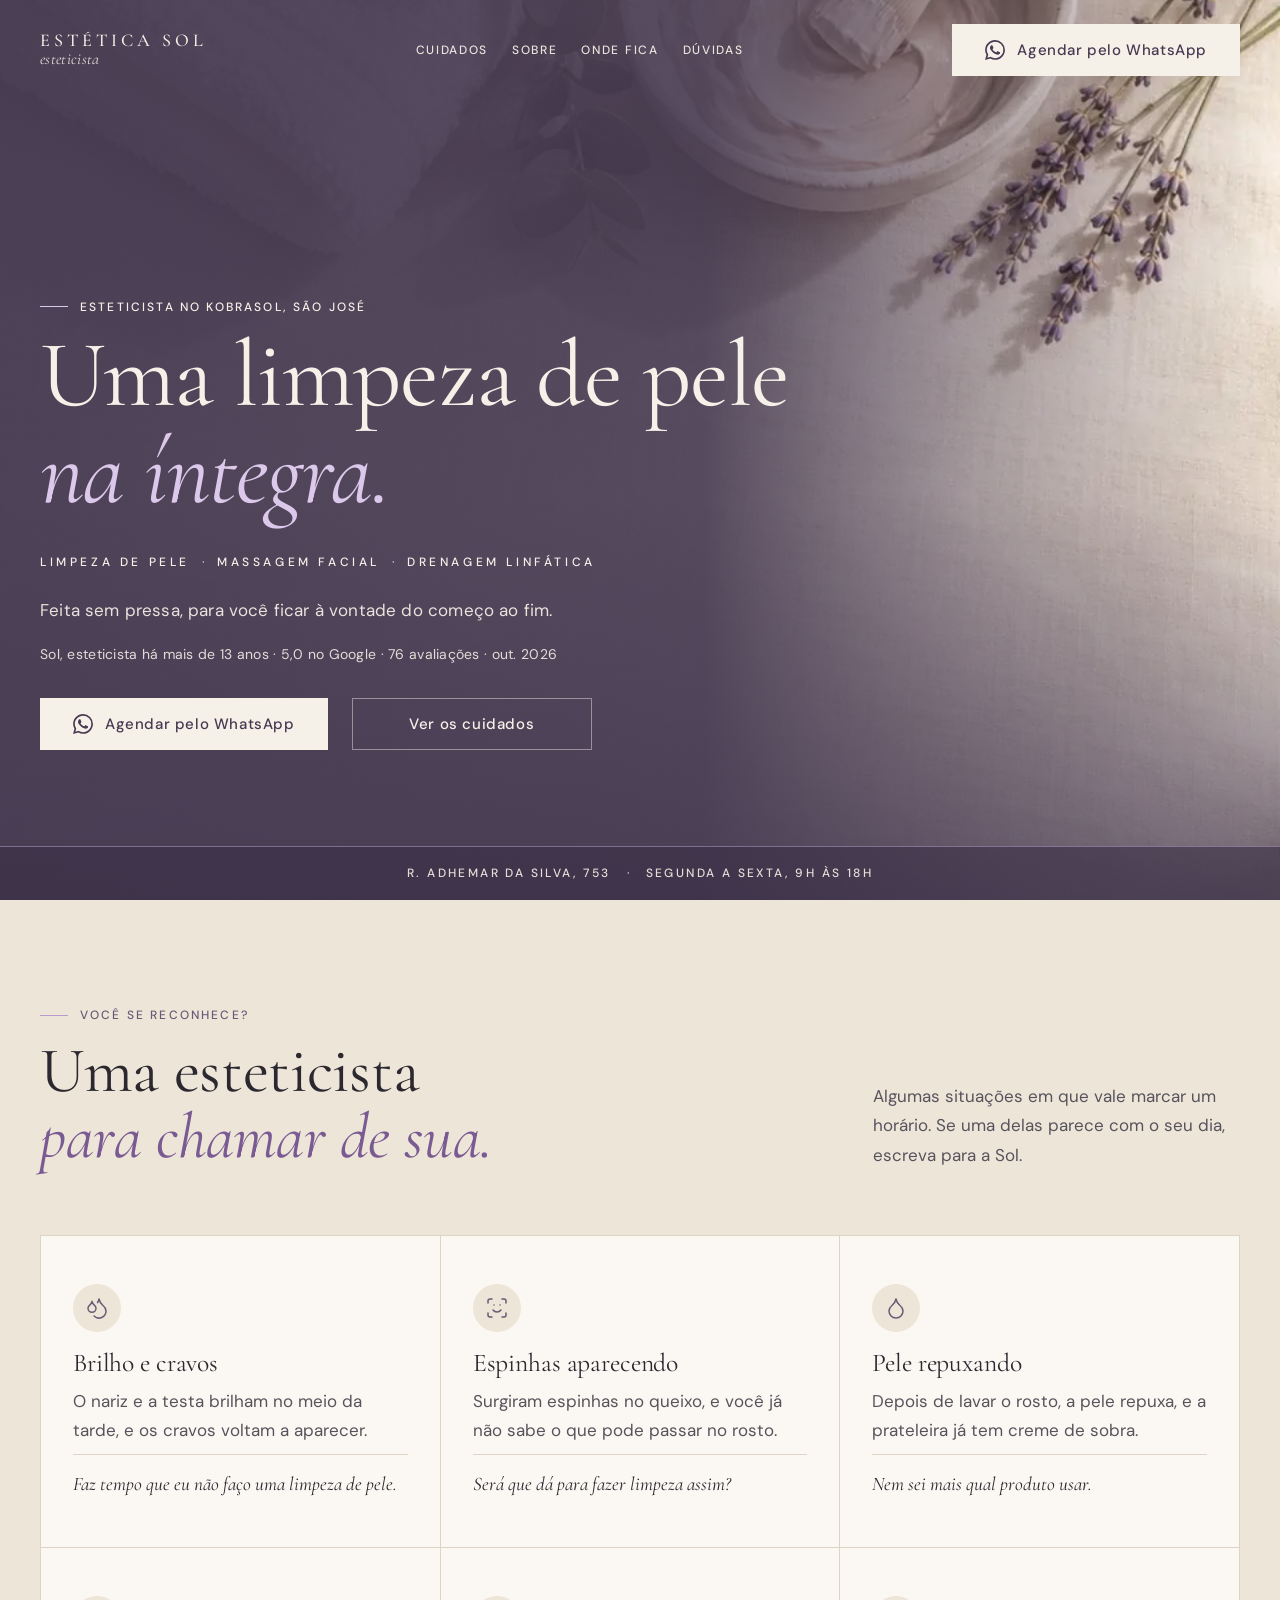
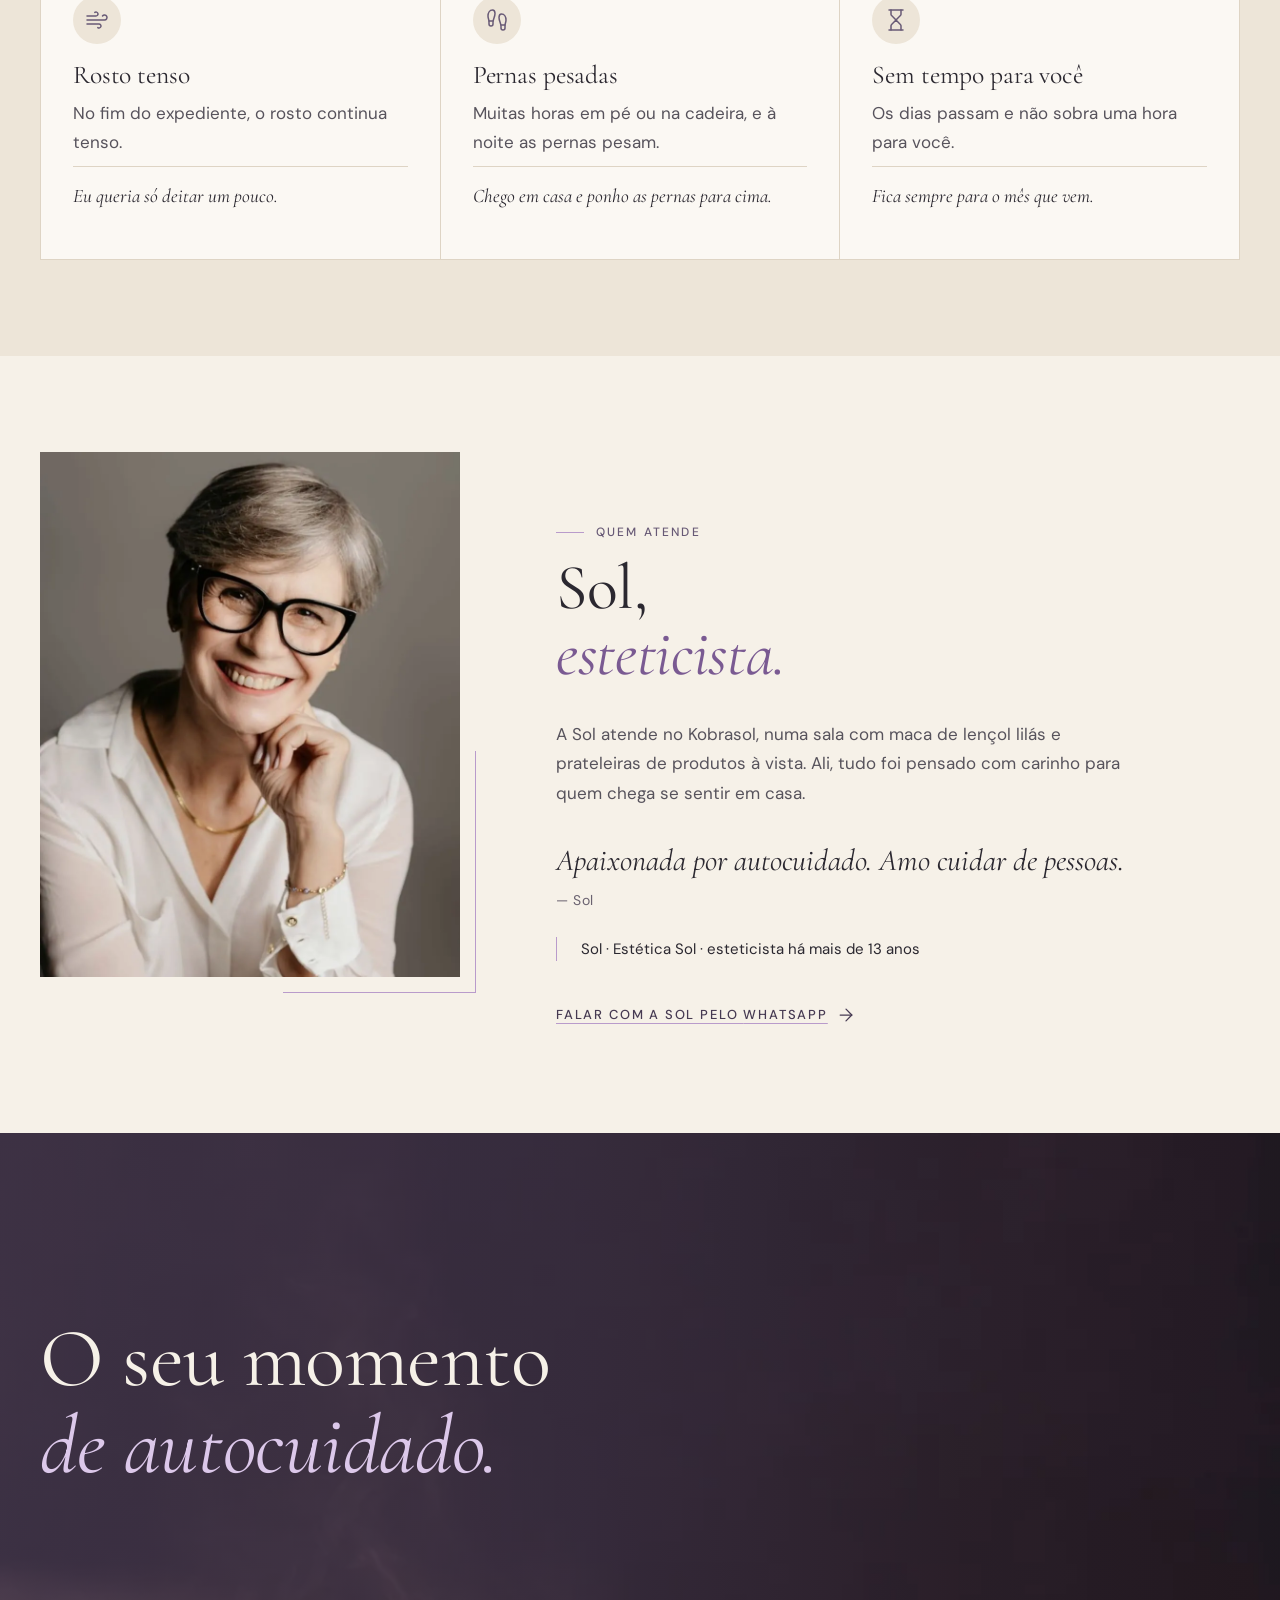
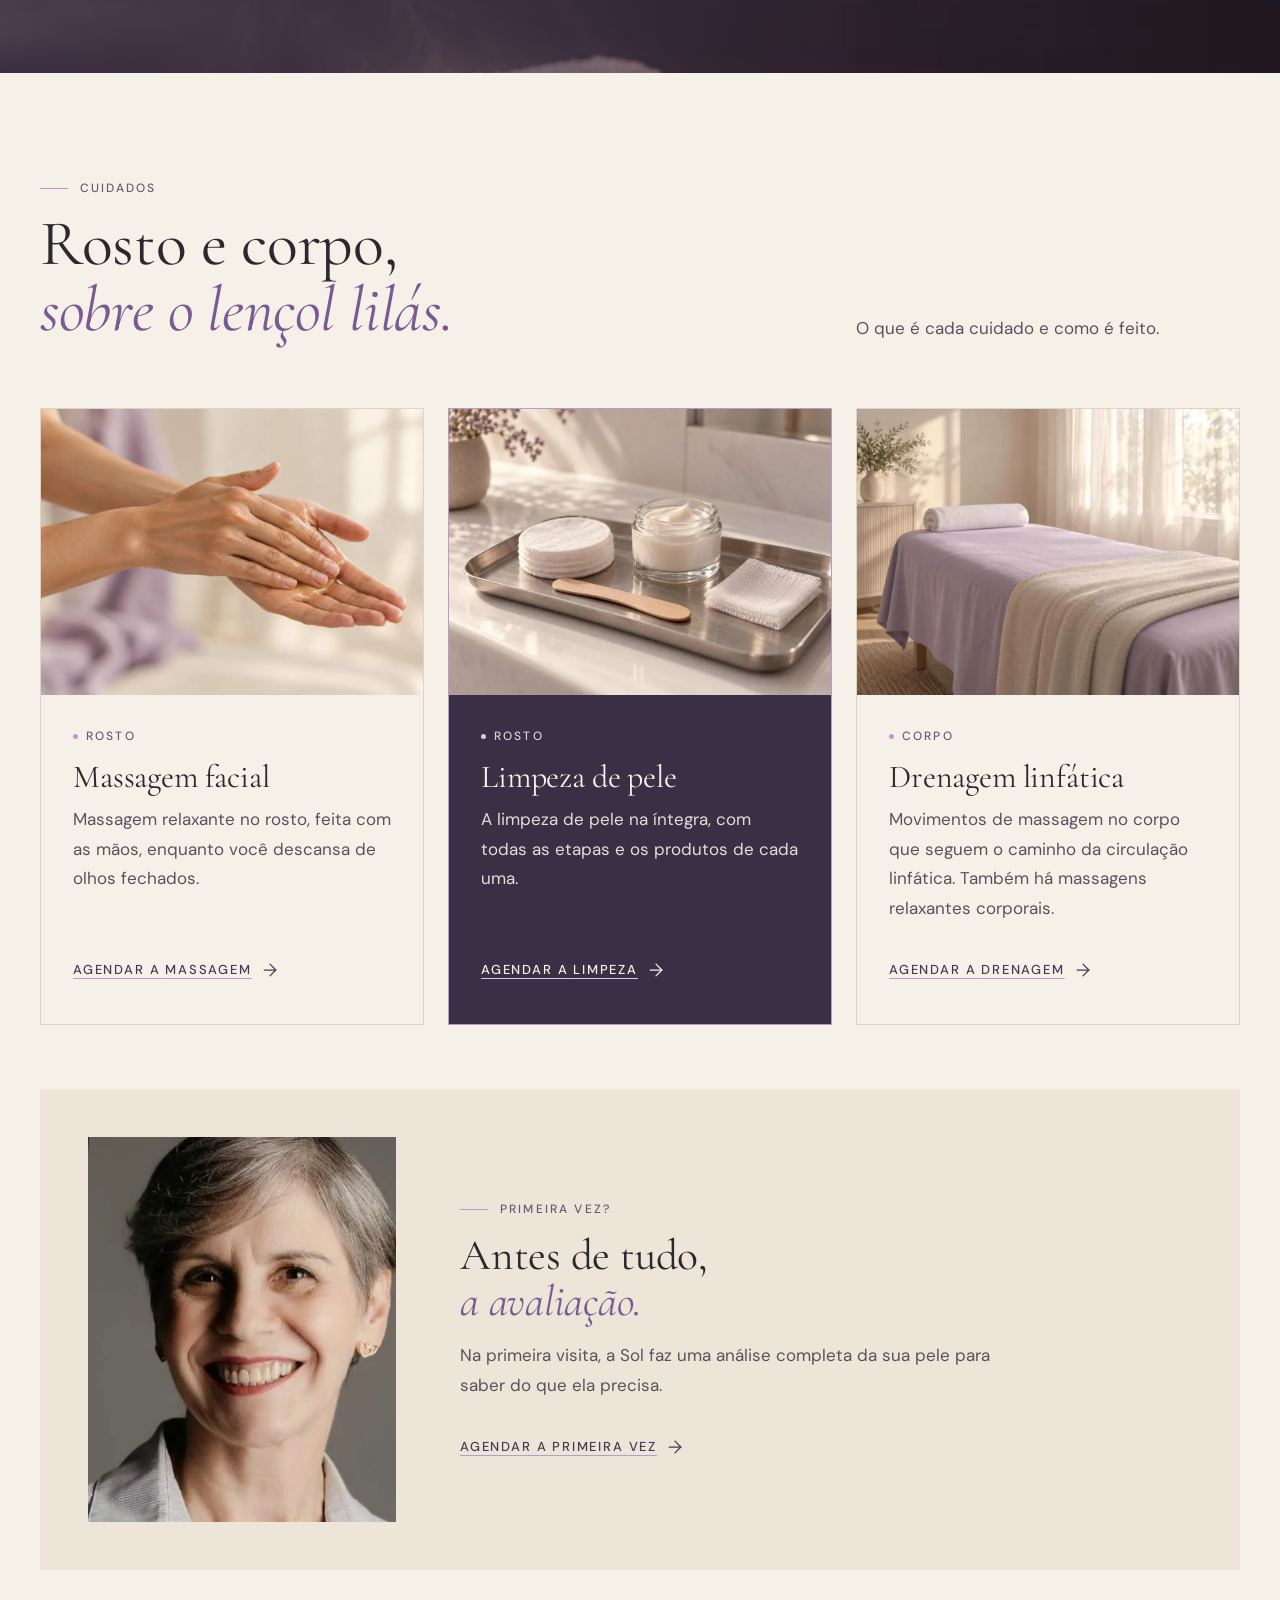
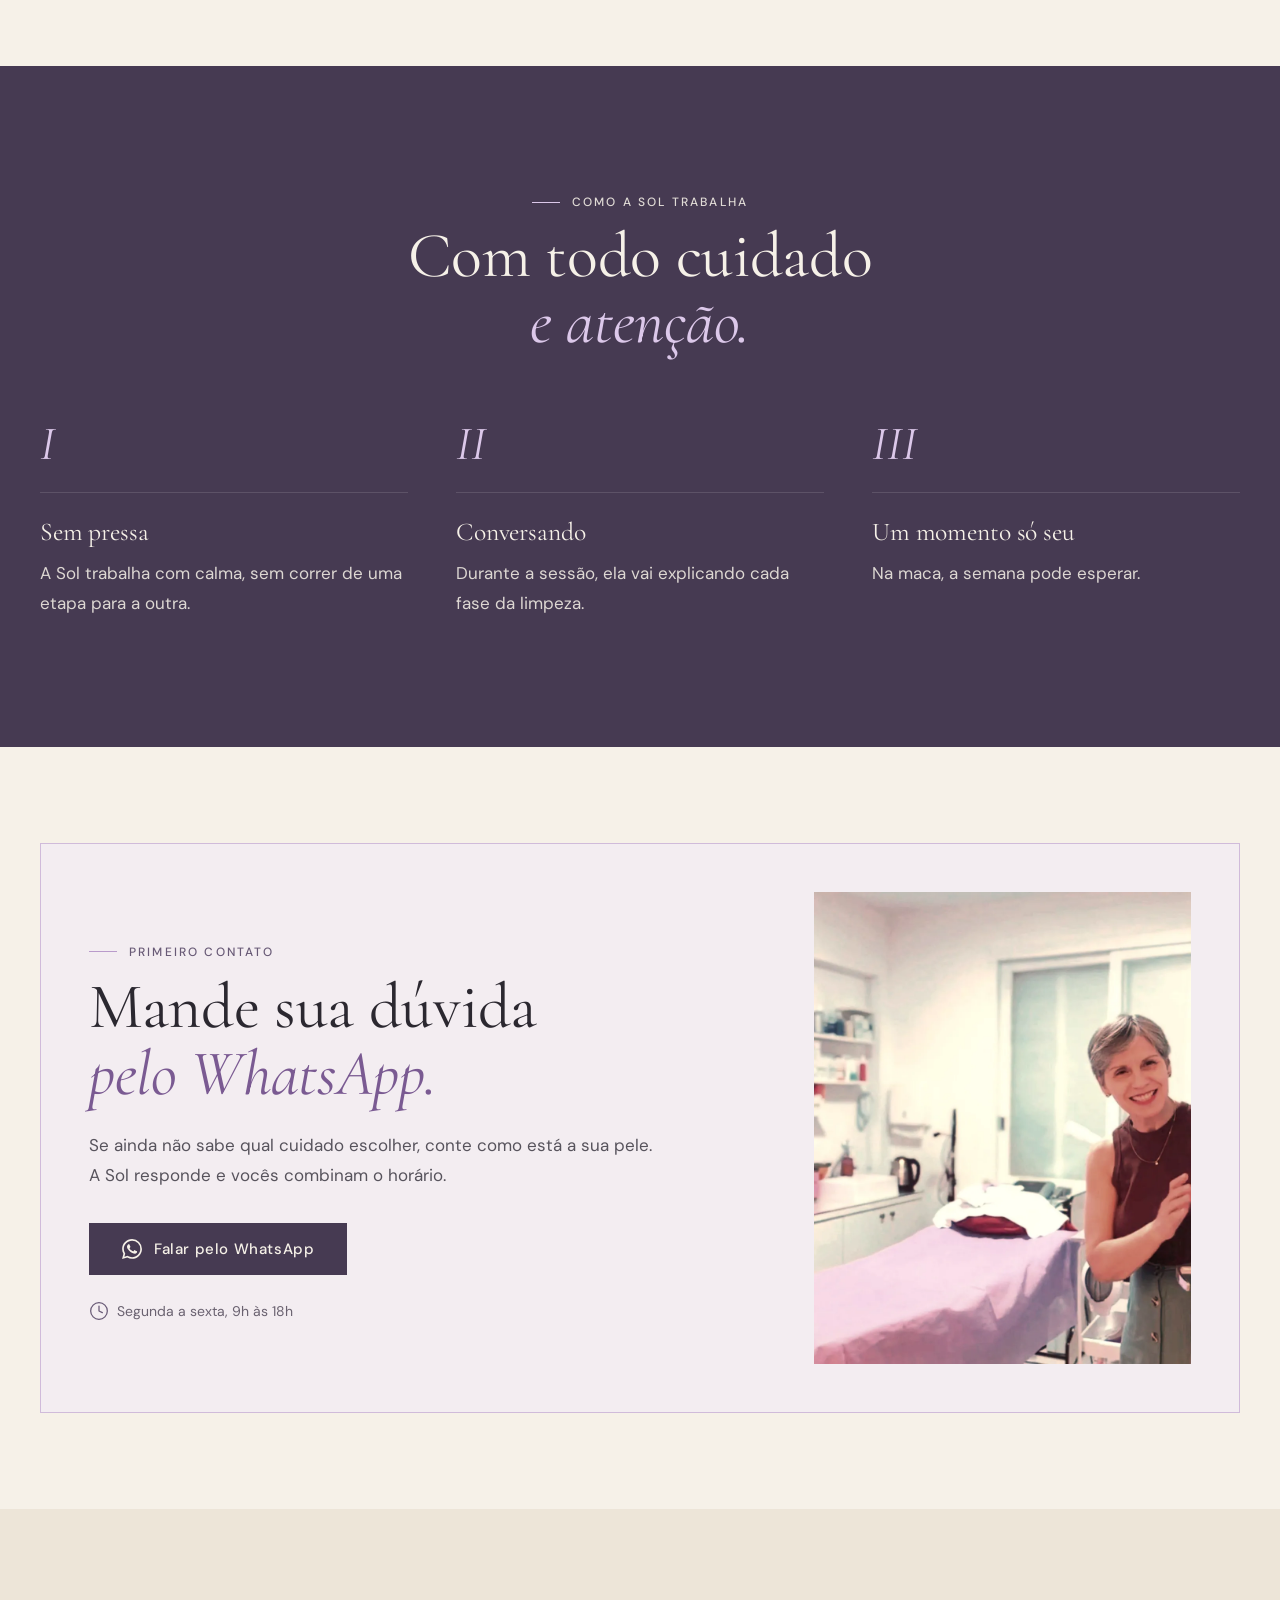
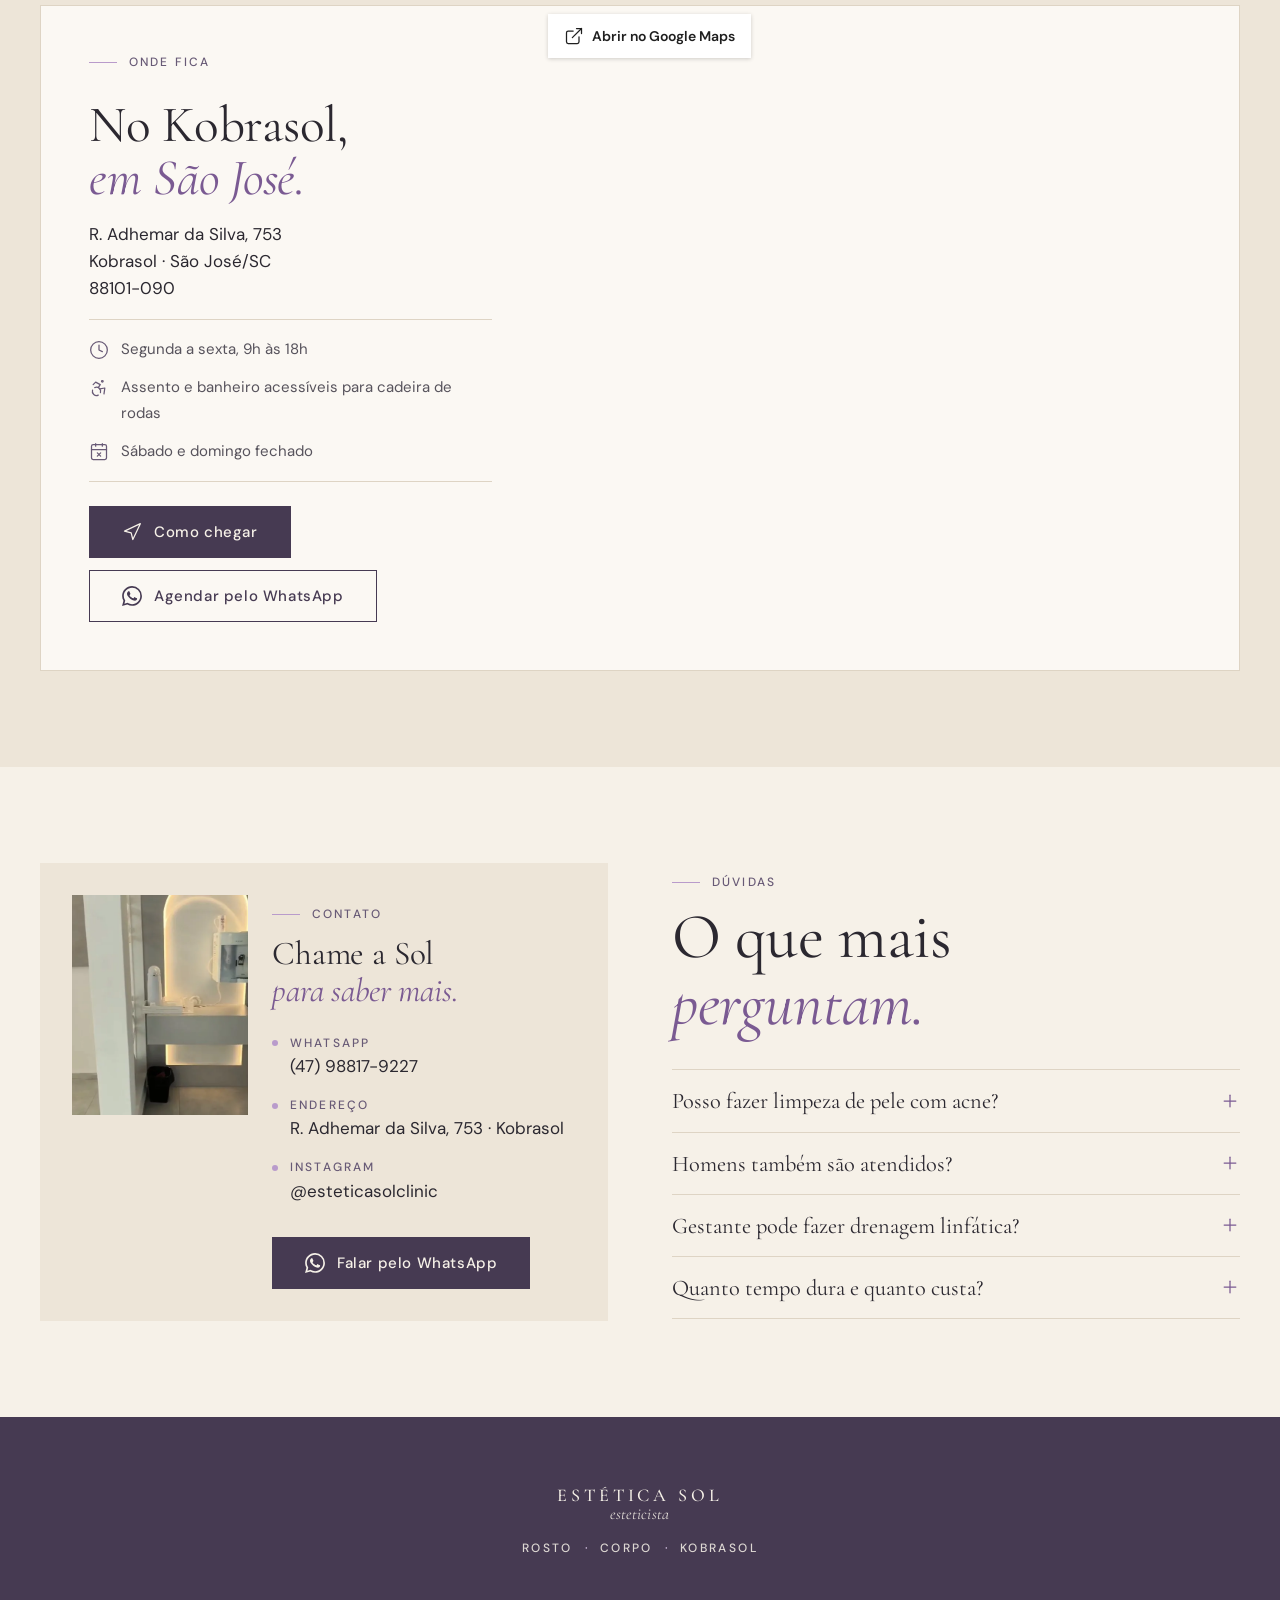
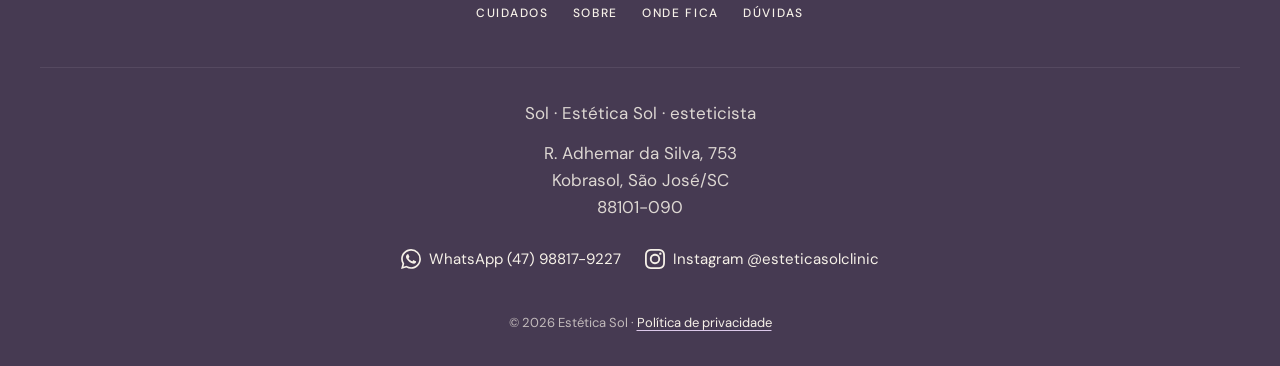
<file: index.html>
<!DOCTYPE html>
<html lang="pt-BR">
<head>
<meta charset="UTF-8">
<meta name="viewport" content="width=device-width, initial-scale=1">
<!-- PRÉ-VENDA: não remover até o Armin fechar a venda -->
<meta name="robots" content="noindex, nofollow">
<title>Estética Sol · Limpeza de pele no Kobrasol, São José</title>
<meta name="description" content="Sol, esteticista há mais de 13 anos. Limpeza de pele, massagem facial e drenagem linfática no Kobrasol, em São José. Agende pelo WhatsApp.">
<meta property="og:title" content="Estética Sol · Limpeza de pele no Kobrasol, São José">
<meta property="og:description" content="Sol, esteticista há mais de 13 anos. Limpeza de pele, massagem facial e drenagem linfática no Kobrasol, em São José. Agende pelo WhatsApp.">
<meta property="og:url" content="https://infomediamethods-sys.github.io/sol-estetica/">
<meta property="og:type" content="website">
<meta property="og:locale" content="pt_BR">
<meta property="og:site_name" content="Estética Sol">
<meta property="og:image" content="https://infomediamethods-sys.github.io/sol-estetica/assets/img/og.jpg">
<meta property="og:image:width" content="1200">
<meta property="og:image:height" content="630">
<meta name="theme-color" content="#463A52">
<link rel="icon" href="data:image/svg+xml,%3Csvg xmlns='http://www.w3.org/2000/svg' viewBox='0 0 64 64'%3E%3Crect width='64' height='64' fill='%23463A52'/%3E%3Ctext x='32' y='44' font-family='Georgia,serif' font-size='34' fill='%23DCC8EA' text-anchor='middle'%3ES%3C/text%3E%3C/svg%3E">
<link rel="preconnect" href="https://fonts.googleapis.com">
<link rel="preconnect" href="https://fonts.gstatic.com" crossorigin>
<link href="https://fonts.googleapis.com/css2?family=Cormorant+Garamond:ital,wght@0,400;0,500;1,400;1,500&amp;family=DM+Sans:opsz,wght@9..40,400;9..40,500&amp;display=swap" rel="stylesheet">
<link rel="preload" as="image" media="(max-width: 899px)" imagesrcset="assets/img/heroi-mobile-480.webp 480w, assets/img/heroi-mobile-960.webp 960w" imagesizes="100vw">
<link rel="stylesheet" href="assets/css/base.css">
<link rel="stylesheet" href="assets/css/style.css">
<script type="application/ld+json">
{
  "@context": "https://schema.org",
  "@graph": [
    {
      "@type": "Person",
      "@id": "https://infomediamethods-sys.github.io/sol-estetica/#sol",
      "name": "Sol",
      "jobTitle": "Esteticista",
      "image": "https://infomediamethods-sys.github.io/sol-estetica/assets/img/sobre-sol.jpg",
      "worksFor": { "@id": "https://infomediamethods-sys.github.io/sol-estetica/#estetica-sol" }
    },
    {
      "@type": "BeautySalon",
      "@id": "https://infomediamethods-sys.github.io/sol-estetica/#estetica-sol",
      "name": "Estética Sol",
      "url": "https://infomediamethods-sys.github.io/sol-estetica/",
      "image": "https://infomediamethods-sys.github.io/sol-estetica/assets/img/og.jpg",
      "telephone": "+55 47 98817-9227",
      "address": {
        "@type": "PostalAddress",
        "streetAddress": "R. Adhemar da Silva, 753",
        "addressLocality": "São José",
        "addressRegion": "SC",
        "postalCode": "88101-090",
        "addressCountry": "BR"
      },
      "geo": { "@type": "GeoCoordinates", "latitude": -27.5946626, "longitude": -48.6131756 },
      "openingHours": "Mo-Fr 09:00-18:00",
      "hasMap": "https://www.google.com/maps/place/Est%C3%A9tica+Sol+-+Limpeza+de+Pele/data=!4m7!3m6!1s0x952737a04e003d7f:0x1d2df5064ab28f12!8m2!3d-27.5946626!4d-48.6131756!16s%2Fg%2F11vc1xf4nh!19sChIJfz0ATqA3J5UREo-ySgb1LR0",
      "sameAs": ["https://www.instagram.com/esteticasolclinic/", "https://www.google.com/maps/place/Est%C3%A9tica+Sol+-+Limpeza+de+Pele/data=!4m7!3m6!1s0x952737a04e003d7f:0x1d2df5064ab28f12!8m2!3d-27.5946626!4d-48.6131756!16s%2Fg%2F11vc1xf4nh!19sChIJfz0ATqA3J5UREo-ySgb1LR0"]
    }
  ]
}
</script>
</head>
<body>
<a class="pular-conteudo" href="#conteudo">Pular para o conteúdo</a>
<header class="cabecalho" data-header>
  <div class="container cabecalho__inner">
    <a class="marca" href="#inicio" aria-label="Estética Sol, esteticista: início">
      <span class="marca__nome">Estética Sol</span>
      <span class="marca__sub">esteticista</span>
    </a>
    <nav class="nav" aria-label="Seções">
      <a href="#cuidados">Cuidados</a>
      <a href="#sobre">Sobre</a>
      <a href="#onde-fica">Onde fica</a>
      <a href="#duvidas">Dúvidas</a>
    </nav>
    <a class="botao" href="https://wa.me/5547988179227?text=Ol%C3%A1%2C%20Sol%21%20Vi%20o%20seu%20site%20e%20gostaria%20de%20agendar%20um%20hor%C3%A1rio." target="_blank" rel="noopener"><svg class="icone icone--marca" width="24" height="24" fill="currentColor" aria-hidden="true" focusable="false" role="img" viewBox="0 0 24 24" xmlns="http://www.w3.org/2000/svg"><path d="M17.472 14.382c-.297-.149-1.758-.867-2.03-.967-.273-.099-.471-.148-.67.15-.197.297-.767.966-.94 1.164-.173.199-.347.223-.644.075-.297-.15-1.255-.463-2.39-1.475-.883-.788-1.48-1.761-1.653-2.059-.173-.297-.018-.458.13-.606.134-.133.298-.347.446-.52.149-.174.198-.298.298-.497.099-.198.05-.371-.025-.52-.075-.149-.669-1.612-.916-2.207-.242-.579-.487-.5-.669-.51-.173-.008-.371-.01-.57-.01-.198 0-.52.074-.792.372-.272.297-1.04 1.016-1.04 2.479 0 1.462 1.065 2.875 1.213 3.074.149.198 2.096 3.2 5.077 4.487.709.306 1.262.489 1.694.625.712.227 1.36.195 1.871.118.571-.085 1.758-.719 2.006-1.413.248-.694.248-1.289.173-1.413-.074-.124-.272-.198-.57-.347m-5.421 7.403h-.004a9.87 9.87 0 01-5.031-1.378l-.361-.214-3.741.982.998-3.648-.235-.374a9.86 9.86 0 01-1.51-5.26c.001-5.45 4.436-9.884 9.888-9.884 2.64 0 5.122 1.03 6.988 2.898a9.825 9.825 0 012.893 6.994c-.003 5.45-4.437 9.884-9.885 9.884m8.413-18.297A11.815 11.815 0 0012.05 0C5.495 0 .16 5.335.157 11.892c0 2.096.547 4.142 1.588 5.945L.057 24l6.305-1.654a11.882 11.882 0 005.683 1.448h.005c6.554 0 11.89-5.335 11.893-11.893a11.821 11.821 0 00-3.48-8.413Z"/></svg><span class="cta-curto">WhatsApp</span><span class="cta-longo">Agendar pelo WhatsApp</span></a>
  </div>
</header>

<main id="conteudo">

  <!-- 1. Herói -->
  <section class="heroi escuro" id="inicio" data-heroi>
    <div class="heroi__fundo">
      <picture>
  <source type="image/webp" media="(max-width: 899px)" srcset="assets/img/heroi-mobile-480.webp 480w, assets/img/heroi-mobile-960.webp 960w" sizes="100vw">
  <source type="image/webp" srcset="assets/img/heroi-mobile-960.webp 960w" sizes="100vw">
  <img src="assets/img/heroi-mobile-960.jpg" width="1200" height="1500" alt="Toalha branca dobrada, tigela de argila com pincel e ramos de eucalipto sobre linho" decoding="async" fetchpriority="high">
</picture>
    </div>
    <div class="heroi__veu"></div>
    <div class="container heroi__conteudo">
      <div class="heroi__texto">
        <p class="rotulo heroi__entra" style="--atraso: 0s">Esteticista no Kobrasol, São José</p>
        <h1 class="heroi__entra" style="--atraso: .1s">Uma limpeza de pele <em>na íntegra.</em></h1>
        <ul class="heroi__areas heroi__entra" role="list" style="--atraso: .2s">
          <li>Limpeza de pele</li><li>Massagem facial</li><li>Drenagem linfática</li>
        </ul>
        <p class="heroi__sub heroi__entra" style="--atraso: .3s">Feita sem pressa, para você ficar à vontade do começo ao fim.</p>
        <p class="heroi__registro heroi__entra" style="--atraso: .3s"><span class="nowrap">Sol, esteticista</span> há mais de 13 anos<span class="sep-largo"> · </span><span class="bloco-estreito nowrap">5,0 no Google · 76 avaliações · out. 2026</span></p>
        <div class="heroi__acoes heroi__entra" style="--atraso: .4s">
          <a class="botao botao--claro" href="https://wa.me/5547988179227?text=Ol%C3%A1%2C%20Sol%21%20Vi%20o%20seu%20site%20e%20gostaria%20de%20agendar%20um%20hor%C3%A1rio." target="_blank" rel="noopener"><svg class="icone icone--marca" width="24" height="24" fill="currentColor" aria-hidden="true" focusable="false" role="img" viewBox="0 0 24 24" xmlns="http://www.w3.org/2000/svg"><path d="M17.472 14.382c-.297-.149-1.758-.867-2.03-.967-.273-.099-.471-.148-.67.15-.197.297-.767.966-.94 1.164-.173.199-.347.223-.644.075-.297-.15-1.255-.463-2.39-1.475-.883-.788-1.48-1.761-1.653-2.059-.173-.297-.018-.458.13-.606.134-.133.298-.347.446-.52.149-.174.198-.298.298-.497.099-.198.05-.371-.025-.52-.075-.149-.669-1.612-.916-2.207-.242-.579-.487-.5-.669-.51-.173-.008-.371-.01-.57-.01-.198 0-.52.074-.792.372-.272.297-1.04 1.016-1.04 2.479 0 1.462 1.065 2.875 1.213 3.074.149.198 2.096 3.2 5.077 4.487.709.306 1.262.489 1.694.625.712.227 1.36.195 1.871.118.571-.085 1.758-.719 2.006-1.413.248-.694.248-1.289.173-1.413-.074-.124-.272-.198-.57-.347m-5.421 7.403h-.004a9.87 9.87 0 01-5.031-1.378l-.361-.214-3.741.982.998-3.648-.235-.374a9.86 9.86 0 01-1.51-5.26c.001-5.45 4.436-9.884 9.888-9.884 2.64 0 5.122 1.03 6.988 2.898a9.825 9.825 0 012.893 6.994c-.003 5.45-4.437 9.884-9.885 9.884m8.413-18.297A11.815 11.815 0 0012.05 0C5.495 0 .16 5.335.157 11.892c0 2.096.547 4.142 1.588 5.945L.057 24l6.305-1.654a11.882 11.882 0 005.683 1.448h.005c6.554 0 11.89-5.335 11.893-11.893a11.821 11.821 0 00-3.48-8.413Z"/></svg>Agendar pelo WhatsApp</a>
          <a class="botao botao--contorno-claro" href="#cuidados">Ver os cuidados</a>
        </div>
      </div>
    </div>
    <div class="heroi__faixa">
      <ul class="container" role="list">
        <li>R. Adhemar da Silva, 753</li><li>Segunda a sexta, 9h às 18h</li>
      </ul>
    </div>
  </section>

  <!-- 2. Você se reconhece -->
  <section class="secao situacoes" id="situacoes" aria-labelledby="situacoes-titulo">
    <div class="container">
      <div class="cabeca cabeca--tres r">
        <div class="cabeca__titulo">
          <p class="rotulo">Você se reconhece?</p>
          <h2 id="situacoes-titulo">Uma esteticista <em>para chamar de sua.</em></h2>
        </div>
        <p class="cabeca__apoio">Algumas situações em que vale marcar um horário. Se uma delas parece com o seu dia, escreva para a Sol.</p>
      </div>
      <ul class="grade-situacoes" role="list">
        <li class="situacao"><div class="situacao__entra r">
          <span class="icone-circulo"><svg aria-hidden="true" focusable="false" class="icone icone--droplets" xmlns="http://www.w3.org/2000/svg" width="24" height="24" viewBox="0 0 24 24" fill="none" stroke="currentColor" stroke-width="1.5" stroke-linecap="round" stroke-linejoin="round" ><path d="M7 16.3c2.2 0 4-1.83 4-4.05 0-1.16-.57-2.26-1.71-3.19S7.29 6.75 7 5.3c-.29 1.45-1.14 2.84-2.29 3.76S3 11.1 3 12.25c0 2.22 1.8 4.05 4 4.05z" /><path d="M12.56 6.6A10.97 10.97 0 0 0 14 3.02c.5 2.5 2 4.9 4 6.5s3 3.5 3 5.5a6.98 6.98 0 0 1-11.91 4.97" /></svg></span>
          <h3>Brilho e cravos</h3>
          <p>O nariz e a testa brilham no meio da tarde, e os cravos voltam a aparecer.</p>
          <span></span>
          <p class="situacao__fala">Faz tempo que eu não faço uma limpeza de pele.</p>
        </div></li>
        <li class="situacao"><div class="situacao__entra r">
          <span class="icone-circulo"><svg aria-hidden="true" focusable="false" class="icone icone--scan-face" xmlns="http://www.w3.org/2000/svg" width="24" height="24" viewBox="0 0 24 24" fill="none" stroke="currentColor" stroke-width="1.5" stroke-linecap="round" stroke-linejoin="round" ><path d="M3 7V5a2 2 0 0 1 2-2h2" /><path d="M17 3h2a2 2 0 0 1 2 2v2" /><path d="M21 17v2a2 2 0 0 1-2 2h-2" /><path d="M7 21H5a2 2 0 0 1-2-2v-2" /><path d="M8 14s1.5 2 4 2 4-2 4-2" /><path d="M9 9h.01" /><path d="M15 9h.01" /></svg></span>
          <h3>Espinhas aparecendo</h3>
          <p>Surgiram espinhas no queixo, e você já não sabe o que pode passar no rosto.</p>
          <span></span>
          <p class="situacao__fala">Será que dá para fazer limpeza assim?</p>
        </div></li>
        <li class="situacao"><div class="situacao__entra r">
          <span class="icone-circulo"><svg aria-hidden="true" focusable="false" class="icone icone--droplet" xmlns="http://www.w3.org/2000/svg" width="24" height="24" viewBox="0 0 24 24" fill="none" stroke="currentColor" stroke-width="1.5" stroke-linecap="round" stroke-linejoin="round" ><path d="M12 22a7 7 0 0 0 7-7c0-2-1-3.9-3-5.5s-3.5-4-4-6.5c-.5 2.5-2 4.9-4 6.5C6 11.1 5 13 5 15a7 7 0 0 0 7 7z" /></svg></span>
          <h3>Pele repuxando</h3>
          <p>Depois de lavar o rosto, a pele repuxa, e a prateleira já tem creme de sobra.</p>
          <span></span>
          <p class="situacao__fala">Nem sei mais qual produto usar.</p>
        </div></li>
        <li class="situacao"><div class="situacao__entra r">
          <span class="icone-circulo"><svg aria-hidden="true" focusable="false" class="icone icone--wind" xmlns="http://www.w3.org/2000/svg" width="24" height="24" viewBox="0 0 24 24" fill="none" stroke="currentColor" stroke-width="1.5" stroke-linecap="round" stroke-linejoin="round" ><path d="M12.8 19.6A2 2 0 1 0 14 16H2" /><path d="M17.5 8a2.5 2.5 0 1 1 2 4H2" /><path d="M9.8 4.4A2 2 0 1 1 11 8H2" /></svg></span>
          <h3>Rosto tenso</h3>
          <p>No fim do expediente, o rosto continua tenso.</p>
          <span></span>
          <p class="situacao__fala">Eu queria só deitar um pouco.</p>
        </div></li>
        <li class="situacao"><div class="situacao__entra r">
          <span class="icone-circulo"><svg aria-hidden="true" focusable="false" class="icone icone--footprints" xmlns="http://www.w3.org/2000/svg" width="24" height="24" viewBox="0 0 24 24" fill="none" stroke="currentColor" stroke-width="1.5" stroke-linecap="round" stroke-linejoin="round" ><path d="M4 16v-2.38C4 11.5 2.97 10.5 3 8c.03-2.72 1.49-6 4.5-6C9.37 2 10 3.8 10 5.5c0 3.11-2 5.66-2 8.68V16a2 2 0 1 1-4 0Z" /><path d="M20 20v-2.38c0-2.12 1.03-3.12 1-5.62-.03-2.72-1.49-6-4.5-6C14.63 6 14 7.8 14 9.5c0 3.11 2 5.66 2 8.68V20a2 2 0 1 0 4 0Z" /><path d="M16 17h4" /><path d="M4 13h4" /></svg></span>
          <h3>Pernas pesadas</h3>
          <p>Muitas horas em pé ou na cadeira, e à noite as pernas pesam.</p>
          <span></span>
          <p class="situacao__fala">Chego em casa e ponho as pernas para cima.</p>
        </div></li>
        <li class="situacao"><div class="situacao__entra r">
          <span class="icone-circulo"><svg aria-hidden="true" focusable="false" class="icone icone--hourglass" xmlns="http://www.w3.org/2000/svg" width="24" height="24" viewBox="0 0 24 24" fill="none" stroke="currentColor" stroke-width="1.5" stroke-linecap="round" stroke-linejoin="round" ><path d="M5 22h14" /><path d="M5 2h14" /><path d="M17 22v-4.172a2 2 0 0 0-.586-1.414L12 12l-4.414 4.414A2 2 0 0 0 7 17.828V22" /><path d="M7 2v4.172a2 2 0 0 0 .586 1.414L12 12l4.414-4.414A2 2 0 0 0 17 6.172V2" /></svg></span>
          <h3>Sem tempo para você</h3>
          <p>Os dias passam e não sobra uma hora para você.</p>
          <span></span>
          <p class="situacao__fala">Fica sempre para o mês que vem.</p>
        </div></li>
      </ul>
    </div>
  </section>

  <!-- 3. Sobre -->
  <section class="secao sobre" id="sobre" aria-labelledby="sobre-titulo">
    <div class="container sobre__grade">
      <div class="sobre__foto r">
        <div class="midia">
          <picture>
  <source type="image/webp" media="(max-width: 899px)" srcset="assets/img/sobre-sol-480.webp 480w, assets/img/sobre-sol-960.webp 960w" sizes="100vw">
  <source type="image/webp" srcset="assets/img/sobre-sol-960.webp 960w" sizes="50vw">
  <img src="assets/img/sobre-sol-960.jpg" width="882" height="1102" alt="Sol, esteticista da Estética Sol, sorrindo, de blusa branca e óculos" decoding="async">
</picture>
        </div>
      </div>
      <div class="sobre__texto r">
        <p class="rotulo">Quem atende</p>
        <h2 id="sobre-titulo">Sol, <em>esteticista.</em></h2>
        <p>A Sol atende no Kobrasol, numa sala com maca de lençol lilás e prateleiras de produtos à vista. Ali, tudo foi pensado com carinho para quem chega se sentir em casa.</p>
        <figure class="citacao">
          <blockquote><p>Apaixonada por autocuidado. Amo cuidar de pessoas.</p></blockquote>
          <figcaption>— Sol</figcaption>
        </figure>
        <p class="identificacao">Sol · Estética Sol<span class="sep-largo"> · </span><span class="bloco-estreito">esteticista há mais de 13 anos</span></p>
        <div class="sobre__acao"><a class="link" href="https://wa.me/5547988179227?text=Ol%C3%A1%2C%20Sol%21%20Vi%20o%20seu%20site%20e%20queria%20tirar%20uma%20d%C3%BAvida%20antes%20de%20agendar." target="_blank" rel="noopener"><span>Falar com a Sol pelo <span class="nowrap">WhatsApp</span></span><svg aria-hidden="true" focusable="false" class="icone icone--arrow-right" xmlns="http://www.w3.org/2000/svg" width="24" height="24" viewBox="0 0 24 24" fill="none" stroke="currentColor" stroke-width="1.5" stroke-linecap="round" stroke-linejoin="round" ><path d="M5 12h14" /><path d="m12 5 7 7-7 7" /></svg></a></div>
      </div>
    </div>
  </section>

  <!-- 4. Frase grande -->
  <section class="frase escuro" aria-label="O seu momento de autocuidado">
    <div class="frase__fundo">
      <picture>
  <source type="image/webp" media="(max-width: 899px)" srcset="assets/img/frase-vapor-mobile-480.webp 480w, assets/img/frase-vapor-mobile-960.webp 960w" sizes="100vw">
  <source type="image/webp" srcset="assets/img/frase-vapor-mobile-960.webp 960w" sizes="50vw">
  <img src="assets/img/frase-vapor-mobile-960.jpg" width="1200" height="1500" alt="Toalha quente enrolada numa bandeja, com vapor" decoding="async">
</picture>
    </div>
    <div class="frase__veu"></div>
    <div class="container frase__texto">
      <h2 class="r">O seu momento <em>de autocuidado.</em></h2>
    </div>
  </section>

  <!-- 5. Cuidados -->
  <section class="secao cuidados" id="cuidados" aria-labelledby="cuidados-titulo">
    <div class="container">
      <div class="cabeca cabeca--tres cabeca--cuidados r">
        <div class="cabeca__titulo">
          <p class="rotulo">Cuidados</p>
          <h2 id="cuidados-titulo">Rosto e corpo, <em>sobre o lençol lilás.</em></h2>
        </div>
        <p class="cabeca__apoio">O que é cada cuidado e como é feito.</p>
      </div>
      <ul class="cuidados__lista" role="list">
        <li class="cuidado" data-cuidado><div class="cuidado__entra r">
          <div class="cuidado__midia">
            <picture>
  <source type="image/webp" media="(max-width: 899px)" srcset="assets/img/cuidado-massagem-480.webp 480w, assets/img/cuidado-massagem-960.webp 960w" sizes="100vw">
  <source type="image/webp" srcset="assets/img/cuidado-massagem-960.webp 960w" sizes="50vw">
  <img src="assets/img/cuidado-massagem-960.jpg" width="1200" height="900" alt="Mãos espalhando óleo antes de uma massagem" decoding="async" loading="lazy">
</picture>
          </div>
          <div class="cuidado__corpo-card">
            <span class="cuidado__etiqueta">Rosto</span>
            <button class="cuidado__abrir" type="button" aria-expanded="false" aria-controls="cuidado-1" aria-label="Ver detalhes: Massagem facial"><svg aria-hidden="true" focusable="false" class="icone icone--plus" xmlns="http://www.w3.org/2000/svg" width="24" height="24" viewBox="0 0 24 24" fill="none" stroke="currentColor" stroke-width="1.5" stroke-linecap="round" stroke-linejoin="round" ><path d="M5 12h14" /><path d="M12 5v14" /></svg></button>
            <h3>Massagem facial</h3>
            <div class="cuidado__corpo" id="cuidado-1">
              <p>Massagem relaxante no rosto, feita com as mãos, enquanto você descansa de olhos fechados.</p>
              <div class="cuidado__acao"><a class="link" href="https://wa.me/5547988179227?text=Ol%C3%A1%2C%20Sol%21%20Vi%20o%20seu%20site%20e%20gostaria%20de%20agendar%20uma%20massagem%20facial." target="_blank" rel="noopener"><span>Agendar a <span class="nowrap">massagem</span></span><svg aria-hidden="true" focusable="false" class="icone icone--arrow-right" xmlns="http://www.w3.org/2000/svg" width="24" height="24" viewBox="0 0 24 24" fill="none" stroke="currentColor" stroke-width="1.5" stroke-linecap="round" stroke-linejoin="round" ><path d="M5 12h14" /><path d="m12 5 7 7-7 7" /></svg></a></div>
            </div>
          </div>
        </div></li>
        <li class="cuidado cuidado--destaque escuro" data-cuidado><div class="cuidado__entra r">
          <div class="cuidado__midia">
            <picture>
  <source type="image/webp" media="(max-width: 899px)" srcset="assets/img/cuidado-limpeza-480.webp 480w, assets/img/cuidado-limpeza-960.webp 960w" sizes="100vw">
  <source type="image/webp" srcset="assets/img/cuidado-limpeza-960.webp 960w" sizes="50vw">
  <img src="assets/img/cuidado-limpeza-960.jpg" width="1200" height="900" alt="Discos de algodão, pote de creme e espátula numa bandeja" decoding="async" loading="lazy">
</picture>
          </div>
          <div class="cuidado__corpo-card">
            <span class="cuidado__etiqueta">Rosto</span>
            <button class="cuidado__abrir" type="button" aria-expanded="false" aria-controls="cuidado-2" aria-label="Ver detalhes: Limpeza de pele"><svg aria-hidden="true" focusable="false" class="icone icone--plus" xmlns="http://www.w3.org/2000/svg" width="24" height="24" viewBox="0 0 24 24" fill="none" stroke="currentColor" stroke-width="1.5" stroke-linecap="round" stroke-linejoin="round" ><path d="M5 12h14" /><path d="M12 5v14" /></svg></button>
            <h3>Limpeza de pele</h3>
            <div class="cuidado__corpo" id="cuidado-2">
              <p>A limpeza de pele na íntegra, com todas as etapas e os produtos de cada uma.</p>
              <div class="cuidado__acao"><a class="link" href="https://wa.me/5547988179227?text=Ol%C3%A1%2C%20Sol%21%20Vi%20o%20seu%20site%20e%20gostaria%20de%20agendar%20uma%20limpeza%20de%20pele." target="_blank" rel="noopener"><span>Agendar a <span class="nowrap">limpeza</span></span><svg aria-hidden="true" focusable="false" class="icone icone--arrow-right" xmlns="http://www.w3.org/2000/svg" width="24" height="24" viewBox="0 0 24 24" fill="none" stroke="currentColor" stroke-width="1.5" stroke-linecap="round" stroke-linejoin="round" ><path d="M5 12h14" /><path d="m12 5 7 7-7 7" /></svg></a></div>
            </div>
          </div>
        </div></li>
        <li class="cuidado" data-cuidado><div class="cuidado__entra r">
          <div class="cuidado__midia">
            <picture>
  <source type="image/webp" media="(max-width: 899px)" srcset="assets/img/cuidado-drenagem-480.webp 480w, assets/img/cuidado-drenagem-960.webp 960w" sizes="100vw">
  <source type="image/webp" srcset="assets/img/cuidado-drenagem-960.webp 960w" sizes="50vw">
  <img src="assets/img/cuidado-drenagem-960.jpg" width="1200" height="900" alt="Maca vazia com toalha enrolada na cabeceira" decoding="async" loading="lazy">
</picture>
          </div>
          <div class="cuidado__corpo-card">
            <span class="cuidado__etiqueta">Corpo</span>
            <button class="cuidado__abrir" type="button" aria-expanded="false" aria-controls="cuidado-3" aria-label="Ver detalhes: Drenagem linfática"><svg aria-hidden="true" focusable="false" class="icone icone--plus" xmlns="http://www.w3.org/2000/svg" width="24" height="24" viewBox="0 0 24 24" fill="none" stroke="currentColor" stroke-width="1.5" stroke-linecap="round" stroke-linejoin="round" ><path d="M5 12h14" /><path d="M12 5v14" /></svg></button>
            <h3>Drenagem linfática</h3>
            <div class="cuidado__corpo" id="cuidado-3">
              <p>Movimentos de massagem no corpo que seguem o caminho da circulação linfática. Também há massagens relaxantes corporais.</p>
              <div class="cuidado__acao"><a class="link" href="https://wa.me/5547988179227?text=Ol%C3%A1%2C%20Sol%21%20Vi%20o%20seu%20site%20e%20gostaria%20de%20agendar%20uma%20drenagem%20linf%C3%A1tica." target="_blank" rel="noopener"><span>Agendar a <span class="nowrap">drenagem</span></span><svg aria-hidden="true" focusable="false" class="icone icone--arrow-right" xmlns="http://www.w3.org/2000/svg" width="24" height="24" viewBox="0 0 24 24" fill="none" stroke="currentColor" stroke-width="1.5" stroke-linecap="round" stroke-linejoin="round" ><path d="M5 12h14" /><path d="m12 5 7 7-7 7" /></svg></a></div>
            </div>
          </div>
        </div></li>
      </ul>
      <div class="banda r">
        <div class="banda__foto">
          <div class="midia">
            <picture>
  <source type="image/webp" media="(max-width: 899px)" srcset="assets/img/primeira-vez-sol-480.webp 480w, assets/img/primeira-vez-sol-960.webp 960w" sizes="100vw">
  <source type="image/webp" srcset="assets/img/primeira-vez-sol-960.webp 960w" sizes="50vw">
  <img src="assets/img/primeira-vez-sol-960.jpg" width="462" height="578" alt="Sol, esteticista, sorrindo" decoding="async" loading="lazy">
</picture>
          </div>
        </div>
        <div class="banda__texto">
          <p class="rotulo">Primeira vez?</p>
          <h3>Antes de tudo, <em>a avaliação.</em></h3>
          <p>Na primeira visita, a Sol faz uma análise completa da sua pele para saber do que ela precisa.</p>
          <div class="banda__acao"><a class="link" href="https://wa.me/5547988179227?text=Ol%C3%A1%2C%20Sol%21%20Vi%20o%20seu%20site.%20%C3%89%20a%20minha%20primeira%20vez%20e%20gostaria%20de%20agendar%20uma%20avalia%C3%A7%C3%A3o%20da%20pele." target="_blank" rel="noopener"><span>Agendar a primeira <span class="nowrap">vez</span></span><svg aria-hidden="true" focusable="false" class="icone icone--arrow-right" xmlns="http://www.w3.org/2000/svg" width="24" height="24" viewBox="0 0 24 24" fill="none" stroke="currentColor" stroke-width="1.5" stroke-linecap="round" stroke-linejoin="round" ><path d="M5 12h14" /><path d="m12 5 7 7-7 7" /></svg></a></div>
        </div>
      </div>
    </div>
  </section>

  <!-- 6. Princípios -->
  <section class="secao principios escuro" id="principios" aria-labelledby="principios-titulo">
    <div class="container">
      <div class="principios__cabeca r">
        <p class="rotulo">Como a Sol trabalha</p>
        <h2 id="principios-titulo">Com todo cuidado <em>e atenção.</em></h2>
      </div>
      <ol class="principios__lista" role="list">
        <li class="principio r">
          <span class="principio__num" aria-hidden="true">I</span>
          <span class="principio__fio"></span>
          <h3>Sem pressa</h3>
          <p>A Sol trabalha com calma, sem correr de uma etapa para a outra.</p>
        </li>
        <li class="principio r">
          <span class="principio__num" aria-hidden="true">II</span>
          <span class="principio__fio"></span>
          <h3>Conversando</h3>
          <p>Durante a sessão, ela vai explicando cada fase da limpeza.</p>
        </li>
        <li class="principio r">
          <span class="principio__num" aria-hidden="true">III</span>
          <span class="principio__fio"></span>
          <h3>Um momento só seu</h3>
          <p>Na maca, a semana pode esperar.</p>
        </li>
      </ol>
    </div>
  </section>

  <!-- 7. Convite -->
  <section class="secao convite-secao" id="conversa" aria-labelledby="convite-titulo">
    <div class="container">
      <div class="convite r">
        <div class="convite__texto">
          <p class="rotulo">Primeiro contato</p>
          <h2 id="convite-titulo">Mande sua dúvida <em>pelo WhatsApp.</em></h2>
          <p>Se ainda não sabe qual cuidado escolher, conte como está a sua pele. A&nbsp;Sol responde e vocês combinam o&nbsp;horário.</p>
          <div class="convite__acao">
            <a class="botao botao--primario" href="https://wa.me/5547988179227?text=Ol%C3%A1%2C%20Sol%21%20Vi%20o%20seu%20site%20e%20queria%20tirar%20uma%20d%C3%BAvida%20antes%20de%20agendar." target="_blank" rel="noopener"><svg class="icone icone--marca" width="24" height="24" fill="currentColor" aria-hidden="true" focusable="false" role="img" viewBox="0 0 24 24" xmlns="http://www.w3.org/2000/svg"><path d="M17.472 14.382c-.297-.149-1.758-.867-2.03-.967-.273-.099-.471-.148-.67.15-.197.297-.767.966-.94 1.164-.173.199-.347.223-.644.075-.297-.15-1.255-.463-2.39-1.475-.883-.788-1.48-1.761-1.653-2.059-.173-.297-.018-.458.13-.606.134-.133.298-.347.446-.52.149-.174.198-.298.298-.497.099-.198.05-.371-.025-.52-.075-.149-.669-1.612-.916-2.207-.242-.579-.487-.5-.669-.51-.173-.008-.371-.01-.57-.01-.198 0-.52.074-.792.372-.272.297-1.04 1.016-1.04 2.479 0 1.462 1.065 2.875 1.213 3.074.149.198 2.096 3.2 5.077 4.487.709.306 1.262.489 1.694.625.712.227 1.36.195 1.871.118.571-.085 1.758-.719 2.006-1.413.248-.694.248-1.289.173-1.413-.074-.124-.272-.198-.57-.347m-5.421 7.403h-.004a9.87 9.87 0 01-5.031-1.378l-.361-.214-3.741.982.998-3.648-.235-.374a9.86 9.86 0 01-1.51-5.26c.001-5.45 4.436-9.884 9.888-9.884 2.64 0 5.122 1.03 6.988 2.898a9.825 9.825 0 012.893 6.994c-.003 5.45-4.437 9.884-9.885 9.884m8.413-18.297A11.815 11.815 0 0012.05 0C5.495 0 .16 5.335.157 11.892c0 2.096.547 4.142 1.588 5.945L.057 24l6.305-1.654a11.882 11.882 0 005.683 1.448h.005c6.554 0 11.89-5.335 11.893-11.893a11.821 11.821 0 00-3.48-8.413Z"/></svg>Falar pelo WhatsApp</a>
          </div>
          <p class="convite__nota"><svg aria-hidden="true" focusable="false" class="icone icone--clock" xmlns="http://www.w3.org/2000/svg" width="24" height="24" viewBox="0 0 24 24" fill="none" stroke="currentColor" stroke-width="1.5" stroke-linecap="round" stroke-linejoin="round" ><circle cx="12" cy="12" r="10" /><path d="M12 6v6l4 2" /></svg><span>Segunda a sexta, 9h às 18h</span></p>
        </div>
        <div class="convite__foto">
          <div class="midia">
            <picture>
  <source type="image/webp" media="(max-width: 899px)" srcset="assets/img/convite-sala-480.webp 480w, assets/img/convite-sala-960.webp 960w" sizes="100vw">
  <source type="image/webp" srcset="assets/img/convite-sala-960.webp 960w" sizes="50vw">
  <img src="assets/img/convite-sala-960.jpg" width="1200" height="1500" alt="Sol na porta da sala de atendimento da Estética Sol, com a maca de lençol lilás" decoding="async" loading="lazy">
</picture>
          </div>
        </div>
      </div>
    </div>
  </section>

  <!-- 8. Onde fica -->
  <section class="secao local" id="onde-fica" data-mapa>
    <div class="container local__grade">
      <div class="local__cartao r">
        <p class="rotulo">Onde fica</p>
        <h2 class="local__titulo">No Kobrasol, <em>em São José.</em></h2>
        <address class="local__endereco">
          R. Adhemar da Silva, 753<br>
          Kobrasol · São José/SC<br>
          88101-090
        </address>
        <ul class="local__fatos" role="list">
          <li><svg aria-hidden="true" focusable="false" class="icone icone--clock" xmlns="http://www.w3.org/2000/svg" width="24" height="24" viewBox="0 0 24 24" fill="none" stroke="currentColor" stroke-width="1.5" stroke-linecap="round" stroke-linejoin="round" ><circle cx="12" cy="12" r="10" /><path d="M12 6v6l4 2" /></svg> Segunda a sexta, 9h às 18h</li>
          <li><svg aria-hidden="true" focusable="false" class="icone icone--accessibility" xmlns="http://www.w3.org/2000/svg" width="24" height="24" viewBox="0 0 24 24" fill="none" stroke="currentColor" stroke-width="1.5" stroke-linecap="round" stroke-linejoin="round" ><circle cx="16" cy="4" r="1" /><path d="m18 19 1-7-6 1" /><path d="m5 8 3-3 5.5 3-2.36 3.5" /><path d="M4.24 14.5a5 5 0 0 0 6.88 6" /><path d="M13.76 17.5a5 5 0 0 0-6.88-6" /></svg> Assento e banheiro acessíveis para cadeira de rodas</li>
          <li><svg aria-hidden="true" focusable="false" class="icone icone--calendar-x" xmlns="http://www.w3.org/2000/svg" width="24" height="24" viewBox="0 0 24 24" fill="none" stroke="currentColor" stroke-width="1.5" stroke-linecap="round" stroke-linejoin="round" ><path d="M8 2v3" /><path d="M16 2v3" /><rect x="3" y="3" width="18" height="18" rx="2" /><path d="M3 9h18" /><path d="m14 13-4 4" /><path d="m10 13 4 4" /></svg> Sábado e domingo fechado</li>
        </ul>
        <div class="local__acoes">
          <a class="botao botao--primario" href="https://www.google.com/maps/dir/?api=1&amp;destination=R.%20Adhemar%20da%20Silva%2C%20753%20-%20Kobrasol%2C%20S%C3%A3o%20Jos%C3%A9%20-%20SC%2C%2088101-090" target="_blank" rel="noopener"><svg aria-hidden="true" focusable="false" class="icone icone--navigation" xmlns="http://www.w3.org/2000/svg" width="24" height="24" viewBox="0 0 24 24" fill="none" stroke="currentColor" stroke-width="1.5" stroke-linecap="round" stroke-linejoin="round" ><polygon points="3 11 22 2 13 21 11 13 3 11" /></svg> Como chegar</a>
          <a class="botao botao--contorno local__so-computador" href="https://wa.me/5547988179227?text=Ol%C3%A1%2C%20Sol%21%20Vi%20o%20seu%20site%20e%20gostaria%20de%20agendar%20um%20hor%C3%A1rio." target="_blank" rel="noopener"><svg class="icone icone--marca" width="24" height="24" fill="currentColor" aria-hidden="true" focusable="false" role="img" viewBox="0 0 24 24" xmlns="http://www.w3.org/2000/svg"><path d="M17.472 14.382c-.297-.149-1.758-.867-2.03-.967-.273-.099-.471-.148-.67.15-.197.297-.767.966-.94 1.164-.173.199-.347.223-.644.075-.297-.15-1.255-.463-2.39-1.475-.883-.788-1.48-1.761-1.653-2.059-.173-.297-.018-.458.13-.606.134-.133.298-.347.446-.52.149-.174.198-.298.298-.497.099-.198.05-.371-.025-.52-.075-.149-.669-1.612-.916-2.207-.242-.579-.487-.5-.669-.51-.173-.008-.371-.01-.57-.01-.198 0-.52.074-.792.372-.272.297-1.04 1.016-1.04 2.479 0 1.462 1.065 2.875 1.213 3.074.149.198 2.096 3.2 5.077 4.487.709.306 1.262.489 1.694.625.712.227 1.36.195 1.871.118.571-.085 1.758-.719 2.006-1.413.248-.694.248-1.289.173-1.413-.074-.124-.272-.198-.57-.347m-5.421 7.403h-.004a9.87 9.87 0 01-5.031-1.378l-.361-.214-3.741.982.998-3.648-.235-.374a9.86 9.86 0 01-1.51-5.26c.001-5.45 4.436-9.884 9.888-9.884 2.64 0 5.122 1.03 6.988 2.898a9.825 9.825 0 012.893 6.994c-.003 5.45-4.437 9.884-9.885 9.884m8.413-18.297A11.815 11.815 0 0012.05 0C5.495 0 .16 5.335.157 11.892c0 2.096.547 4.142 1.588 5.945L.057 24l6.305-1.654a11.882 11.882 0 005.683 1.448h.005c6.554 0 11.89-5.335 11.893-11.893a11.821 11.821 0 00-3.48-8.413Z"/></svg> Agendar pelo WhatsApp</a>
        </div>
      </div>
      <a class="local__mapa" href="https://www.google.com/maps/place/Est%C3%A9tica+Sol+-+Limpeza+de+Pele/data=!4m7!3m6!1s0x952737a04e003d7f:0x1d2df5064ab28f12!8m2!3d-27.5946626!4d-48.6131756!16s%2Fg%2F11vc1xf4nh!19sChIJfz0ATqA3J5UREo-ySgb1LR0" target="_blank" rel="noopener" aria-label="Abrir Estética Sol no Google Maps">
        <iframe src="https://www.google.com/maps?q=R.%20Adhemar%20da%20Silva%2C%20753%20-%20Kobrasol%2C%20S%C3%A3o%20Jos%C3%A9%20-%20SC%2C%2088101-090&amp;z=16&amp;output=embed"
          title="Mapa: Estética Sol no Kobrasol, São José" loading="lazy" referrerpolicy="no-referrer-when-downgrade"
          tabindex="-1" aria-hidden="true"></iframe>
        <span class="local__selo"><svg aria-hidden="true" focusable="false" class="icone icone--external-link" xmlns="http://www.w3.org/2000/svg" width="24" height="24" viewBox="0 0 24 24" fill="none" stroke="currentColor" stroke-width="1.5" stroke-linecap="round" stroke-linejoin="round" ><path d="M15 3h6v6" /><path d="M10 14 21 3" /><path d="M18 13v6a2 2 0 0 1-2 2H5a2 2 0 0 1-2-2V8a2 2 0 0 1 2-2h6" /></svg> Abrir no Google Maps</span>
      </a>
    </div>
  </section>

  <!-- 9. Dúvidas + contato -->
  <section class="secao duvidas" id="duvidas" aria-labelledby="duvidas-titulo">
    <div class="container duvidas__grade">
      <aside class="contato r" aria-labelledby="contato-titulo">
        <div class="contato__foto">
          <div class="midia">
            <picture>
  <source type="image/webp" media="(max-width: 899px)" srcset="assets/img/contato-espaco-480.webp 480w, assets/img/contato-espaco-960.webp 960w" sizes="100vw">
  <source type="image/webp" srcset="assets/img/contato-espaco-960.webp 960w" sizes="50vw">
  <img src="assets/img/contato-espaco-960.jpg" width="478" height="597" alt="Nicho em arco iluminado no espaço da Estética Sol" decoding="async" loading="lazy">
</picture>
          </div>
        </div>
        <div class="contato__texto">
          <p class="rotulo">Contato</p>
          <h3 id="contato-titulo">Chame a Sol <em>para saber mais.</em></h3>
          <dl class="contato__lista">
            <div><dt>WhatsApp</dt><dd><a href="https://wa.me/5547988179227?text=Ol%C3%A1%2C%20Sol%21%20Vi%20o%20seu%20site%20e%20gostaria%20de%20agendar%20um%20hor%C3%A1rio." target="_blank" rel="noopener">(47) 98817-9227</a></dd></div>
            <div><dt>Endereço</dt><dd>R. Adhemar da Silva, <span class="nowrap">753&nbsp;·&nbsp;Kobrasol</span></dd></div>
            <div><dt>Instagram</dt><dd><a href="https://www.instagram.com/esteticasolclinic/" target="_blank" rel="noopener">@esteticasolclinic</a></dd></div>
          </dl>
          <div class="contato__acao">
            <a class="botao botao--primario" href="https://wa.me/5547988179227?text=Ol%C3%A1%2C%20Sol%21%20Vi%20o%20seu%20site%20e%20gostaria%20de%20agendar%20um%20hor%C3%A1rio." target="_blank" rel="noopener"><svg class="icone icone--marca" width="24" height="24" fill="currentColor" aria-hidden="true" focusable="false" role="img" viewBox="0 0 24 24" xmlns="http://www.w3.org/2000/svg"><path d="M17.472 14.382c-.297-.149-1.758-.867-2.03-.967-.273-.099-.471-.148-.67.15-.197.297-.767.966-.94 1.164-.173.199-.347.223-.644.075-.297-.15-1.255-.463-2.39-1.475-.883-.788-1.48-1.761-1.653-2.059-.173-.297-.018-.458.13-.606.134-.133.298-.347.446-.52.149-.174.198-.298.298-.497.099-.198.05-.371-.025-.52-.075-.149-.669-1.612-.916-2.207-.242-.579-.487-.5-.669-.51-.173-.008-.371-.01-.57-.01-.198 0-.52.074-.792.372-.272.297-1.04 1.016-1.04 2.479 0 1.462 1.065 2.875 1.213 3.074.149.198 2.096 3.2 5.077 4.487.709.306 1.262.489 1.694.625.712.227 1.36.195 1.871.118.571-.085 1.758-.719 2.006-1.413.248-.694.248-1.289.173-1.413-.074-.124-.272-.198-.57-.347m-5.421 7.403h-.004a9.87 9.87 0 01-5.031-1.378l-.361-.214-3.741.982.998-3.648-.235-.374a9.86 9.86 0 01-1.51-5.26c.001-5.45 4.436-9.884 9.888-9.884 2.64 0 5.122 1.03 6.988 2.898a9.825 9.825 0 012.893 6.994c-.003 5.45-4.437 9.884-9.885 9.884m8.413-18.297A11.815 11.815 0 0012.05 0C5.495 0 .16 5.335.157 11.892c0 2.096.547 4.142 1.588 5.945L.057 24l6.305-1.654a11.882 11.882 0 005.683 1.448h.005c6.554 0 11.89-5.335 11.893-11.893a11.821 11.821 0 00-3.48-8.413Z"/></svg>Falar pelo WhatsApp</a>
          </div>
        </div>
      </aside>
      <div class="duvidas__faq">
        <div class="r">
          <p class="rotulo">Dúvidas</p>
          <h2 id="duvidas-titulo">O que mais <em>perguntam.</em></h2>
        </div>
        <div class="faq r">
          <details>
            <summary>Posso fazer limpeza de pele com acne?<svg aria-hidden="true" focusable="false" class="icone icone--plus" xmlns="http://www.w3.org/2000/svg" width="24" height="24" viewBox="0 0 24 24" fill="none" stroke="currentColor" stroke-width="1.5" stroke-linecap="round" stroke-linejoin="round" ><path d="M5 12h14" /><path d="M12 5v14" /></svg></summary>
            <div class="faq__resposta"><p>Pergunte pelo WhatsApp antes de marcar, contando desde quando as espinhas apareceram.</p></div>
          </details>
          <details>
            <summary>Homens também são atendidos?<svg aria-hidden="true" focusable="false" class="icone icone--plus" xmlns="http://www.w3.org/2000/svg" width="24" height="24" viewBox="0 0 24 24" fill="none" stroke="currentColor" stroke-width="1.5" stroke-linecap="round" stroke-linejoin="round" ><path d="M5 12h14" /><path d="M12 5v14" /></svg></summary>
            <div class="faq__resposta"><p>A Estética Sol atende mulheres e homens.</p></div>
          </details>
          <details>
            <summary>Gestante pode fazer drenagem linfática?<svg aria-hidden="true" focusable="false" class="icone icone--plus" xmlns="http://www.w3.org/2000/svg" width="24" height="24" viewBox="0 0 24 24" fill="none" stroke="currentColor" stroke-width="1.5" stroke-linecap="round" stroke-linejoin="round" ><path d="M5 12h14" /><path d="M12 5v14" /></svg></summary>
            <div class="faq__resposta"><p>A Sol faz drenagem linfática em gestantes. Ao agendar, diga de quantos meses você está.</p></div>
          </details>
          <details>
            <summary>Quanto tempo dura e quanto custa?<svg aria-hidden="true" focusable="false" class="icone icone--plus" xmlns="http://www.w3.org/2000/svg" width="24" height="24" viewBox="0 0 24 24" fill="none" stroke="currentColor" stroke-width="1.5" stroke-linecap="round" stroke-linejoin="round" ><path d="M5 12h14" /><path d="M12 5v14" /></svg></summary>
            <div class="faq__resposta"><p>Duração e valores são informados pelo WhatsApp, junto com os horários livres.</p></div>
          </details>
        </div>
      </div>
    </div>
  </section>

</main>

<footer class="rodape escuro">
  <div class="container">
    <a class="marca" href="#inicio" aria-label="Estética Sol, esteticista: início">
      <span class="marca__nome">Estética Sol</span>
      <span class="marca__sub">esteticista</span>
    </a>
    <p class="rodape__tagline"><span>Rosto</span><span>Corpo</span><span>Kobrasol</span></p>
    <nav class="rodape__nav" aria-label="Rodapé">
      <a href="#cuidados">Cuidados</a>
      <a href="#sobre">Sobre</a>
      <a href="#onde-fica">Onde fica</a>
      <a href="#duvidas">Dúvidas</a>
    </nav>
    <hr class="rodape__fio">
    <div class="rodape__dados">
      <p>Sol · Estética Sol · esteticista</p>
      <p>R. Adhemar da Silva, 753<br>Kobrasol, São José/SC<br>88101-090</p>
    </div>
    <div class="rodape__links">
      <a href="https://wa.me/5547988179227?text=Ol%C3%A1%2C%20Sol%21%20Vi%20o%20seu%20site%20e%20gostaria%20de%20agendar%20um%20hor%C3%A1rio." target="_blank" rel="noopener"><svg class="icone icone--marca" width="24" height="24" fill="currentColor" aria-hidden="true" focusable="false" role="img" viewBox="0 0 24 24" xmlns="http://www.w3.org/2000/svg"><path d="M17.472 14.382c-.297-.149-1.758-.867-2.03-.967-.273-.099-.471-.148-.67.15-.197.297-.767.966-.94 1.164-.173.199-.347.223-.644.075-.297-.15-1.255-.463-2.39-1.475-.883-.788-1.48-1.761-1.653-2.059-.173-.297-.018-.458.13-.606.134-.133.298-.347.446-.52.149-.174.198-.298.298-.497.099-.198.05-.371-.025-.52-.075-.149-.669-1.612-.916-2.207-.242-.579-.487-.5-.669-.51-.173-.008-.371-.01-.57-.01-.198 0-.52.074-.792.372-.272.297-1.04 1.016-1.04 2.479 0 1.462 1.065 2.875 1.213 3.074.149.198 2.096 3.2 5.077 4.487.709.306 1.262.489 1.694.625.712.227 1.36.195 1.871.118.571-.085 1.758-.719 2.006-1.413.248-.694.248-1.289.173-1.413-.074-.124-.272-.198-.57-.347m-5.421 7.403h-.004a9.87 9.87 0 01-5.031-1.378l-.361-.214-3.741.982.998-3.648-.235-.374a9.86 9.86 0 01-1.51-5.26c.001-5.45 4.436-9.884 9.888-9.884 2.64 0 5.122 1.03 6.988 2.898a9.825 9.825 0 012.893 6.994c-.003 5.45-4.437 9.884-9.885 9.884m8.413-18.297A11.815 11.815 0 0012.05 0C5.495 0 .16 5.335.157 11.892c0 2.096.547 4.142 1.588 5.945L.057 24l6.305-1.654a11.882 11.882 0 005.683 1.448h.005c6.554 0 11.89-5.335 11.893-11.893a11.821 11.821 0 00-3.48-8.413Z"/></svg><span>WhatsApp (47) 98817-9227</span></a>
      <a href="https://www.instagram.com/esteticasolclinic/" target="_blank" rel="noopener"><svg class="icone icone--marca" width="24" height="24" fill="currentColor" aria-hidden="true" focusable="false" role="img" viewBox="0 0 24 24" xmlns="http://www.w3.org/2000/svg"><path d="M7.0301.084c-1.2768.0602-2.1487.264-2.911.5634-.7888.3075-1.4575.72-2.1228 1.3877-.6652.6677-1.075 1.3368-1.3802 2.127-.2954.7638-.4956 1.6365-.552 2.914-.0564 1.2775-.0689 1.6882-.0626 4.947.0062 3.2586.0206 3.6671.0825 4.9473.061 1.2765.264 2.1482.5635 2.9107.308.7889.72 1.4573 1.388 2.1228.6679.6655 1.3365 1.0743 2.1285 1.38.7632.295 1.6361.4961 2.9134.552 1.2773.056 1.6884.069 4.9462.0627 3.2578-.0062 3.668-.0207 4.9478-.0814 1.28-.0607 2.147-.2652 2.9098-.5633.7889-.3086 1.4578-.72 2.1228-1.3881.665-.6682 1.0745-1.3378 1.3795-2.1284.2957-.7632.4966-1.636.552-2.9124.056-1.2809.0692-1.6898.063-4.948-.0063-3.2583-.021-3.6668-.0817-4.9465-.0607-1.2797-.264-2.1487-.5633-2.9117-.3084-.7889-.72-1.4568-1.3876-2.1228C21.2982 1.33 20.628.9208 19.8378.6165 19.074.321 18.2017.1197 16.9244.0645 15.6471.0093 15.236-.005 11.977.0014 8.718.0076 8.31.0215 7.0301.0839m.1402 21.6932c-1.17-.0509-1.8053-.2453-2.2287-.408-.5606-.216-.96-.4771-1.3819-.895-.422-.4178-.6811-.8186-.9-1.378-.1644-.4234-.3624-1.058-.4171-2.228-.0595-1.2645-.072-1.6442-.079-4.848-.007-3.2037.0053-3.583.0607-4.848.05-1.169.2456-1.805.408-2.2282.216-.5613.4762-.96.895-1.3816.4188-.4217.8184-.6814 1.3783-.9003.423-.1651 1.0575-.3614 2.227-.4171 1.2655-.06 1.6447-.072 4.848-.079 3.2033-.007 3.5835.005 4.8495.0608 1.169.0508 1.8053.2445 2.228.408.5608.216.96.4754 1.3816.895.4217.4194.6816.8176.9005 1.3787.1653.4217.3617 1.056.4169 2.2263.0602 1.2655.0739 1.645.0796 4.848.0058 3.203-.0055 3.5834-.061 4.848-.051 1.17-.245 1.8055-.408 2.2294-.216.5604-.4763.96-.8954 1.3814-.419.4215-.8181.6811-1.3783.9-.4224.1649-1.0577.3617-2.2262.4174-1.2656.0595-1.6448.072-4.8493.079-3.2045.007-3.5825-.006-4.848-.0608M16.953 5.5864A1.44 1.44 0 1 0 18.39 4.144a1.44 1.44 0 0 0-1.437 1.4424M5.8385 12.012c.0067 3.4032 2.7706 6.1557 6.173 6.1493 3.4026-.0065 6.157-2.7701 6.1506-6.1733-.0065-3.4032-2.771-6.1565-6.174-6.1498-3.403.0067-6.156 2.771-6.1496 6.1738M8 12.0077a4 4 0 1 1 4.008 3.9921A3.9996 3.9996 0 0 1 8 12.0077"/></svg><span>Instagram @esteticasolclinic</span></a>
    </div>
    <p class="rodape__base">© 2026 Estética Sol · <a class="nowrap" href="politica-de-privacidade.html">Política de privacidade</a></p>
  </div>
</footer>
<script src="assets/js/lenis.min.js" defer></script>
<script src="assets/js/main.js" defer></script>
<script src="assets/js/movimento.js" defer></script>
</body>
</html>
</file>
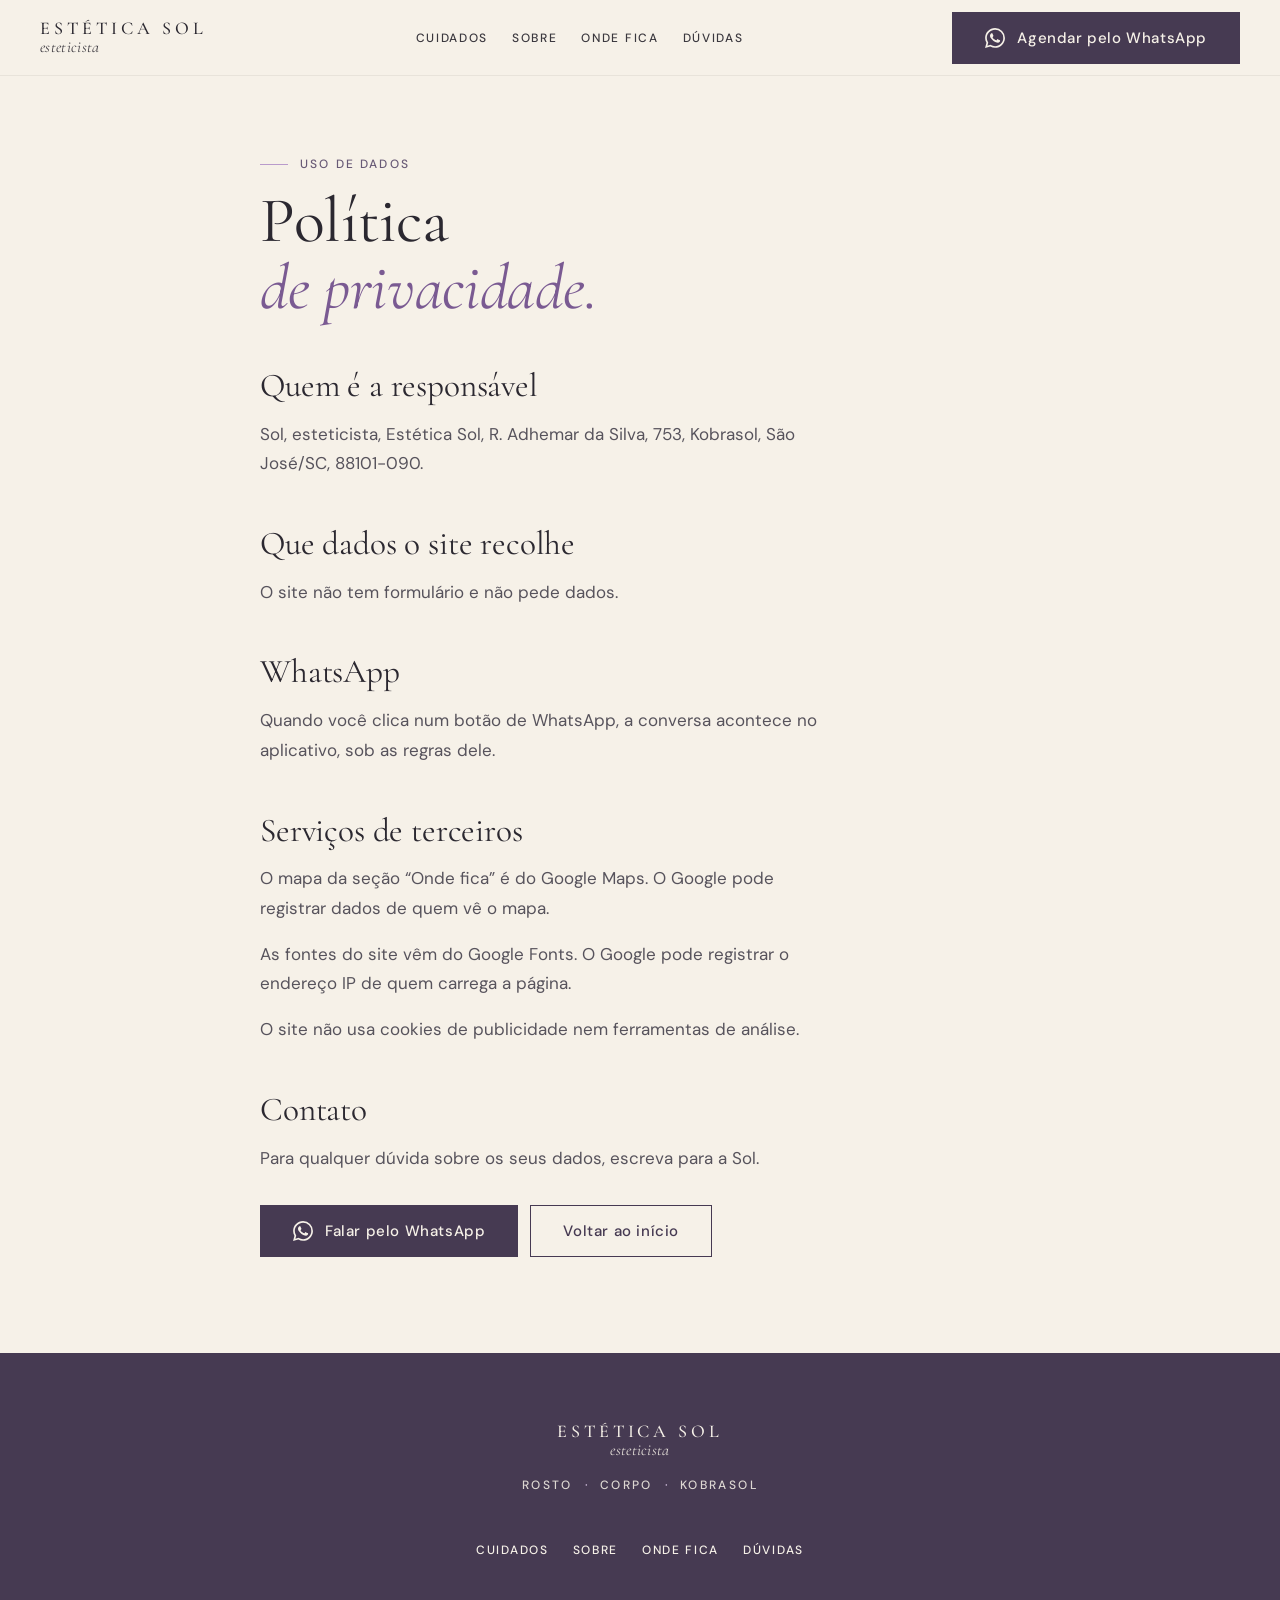
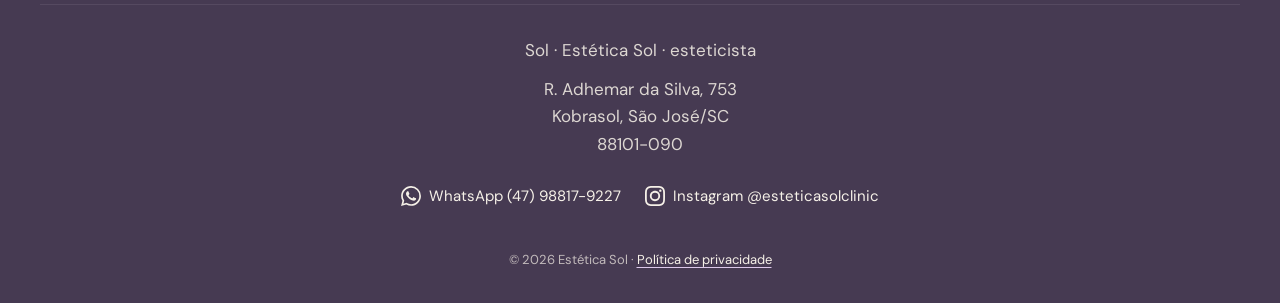
<file: politica-de-privacidade.html>
<!DOCTYPE html>
<html lang="pt-BR">
<head>
<meta charset="UTF-8">
<meta name="viewport" content="width=device-width, initial-scale=1">
<!-- PRÉ-VENDA: não remover até o Armin fechar a venda -->
<meta name="robots" content="noindex, nofollow">
<title>Política de privacidade | Estética Sol</title>
<meta name="description" content="Como o site da Estética Sol trata os dados de quem o visita.">
<meta property="og:title" content="Política de privacidade | Estética Sol">
<meta property="og:description" content="Como o site da Estética Sol trata os dados de quem o visita.">
<meta property="og:url" content="https://infomediamethods-sys.github.io/sol-estetica/politica-de-privacidade.html">
<meta property="og:type" content="website">
<meta property="og:locale" content="pt_BR">
<meta property="og:site_name" content="Estética Sol">
<meta property="og:image" content="https://infomediamethods-sys.github.io/sol-estetica/assets/img/og.jpg">
<meta property="og:image:width" content="1200">
<meta property="og:image:height" content="630">
<meta name="theme-color" content="#463A52">
<link rel="icon" href="data:image/svg+xml,%3Csvg xmlns='http://www.w3.org/2000/svg' viewBox='0 0 64 64'%3E%3Crect width='64' height='64' fill='%23463A52'/%3E%3Ctext x='32' y='44' font-family='Georgia,serif' font-size='34' fill='%23DCC8EA' text-anchor='middle'%3ES%3C/text%3E%3C/svg%3E">
<link rel="preconnect" href="https://fonts.googleapis.com">
<link rel="preconnect" href="https://fonts.gstatic.com" crossorigin>
<link href="https://fonts.googleapis.com/css2?family=Cormorant+Garamond:ital,wght@0,400;0,500;1,400;1,500&amp;family=DM+Sans:opsz,wght@9..40,400;9..40,500&amp;display=swap" rel="stylesheet">
<link rel="stylesheet" href="assets/css/base.css">
<link rel="stylesheet" href="assets/css/style.css">
</head>
<body>
<a class="pular-conteudo" href="#conteudo">Pular para o conteúdo</a>
<header class="cabecalho cabecalho--solido" data-header>
  <div class="container cabecalho__inner">
    <a class="marca" href="index.html#inicio" aria-label="Estética Sol, esteticista: início">
      <span class="marca__nome">Estética Sol</span>
      <span class="marca__sub">esteticista</span>
    </a>
    <nav class="nav" aria-label="Seções">
      <a href="index.html#cuidados">Cuidados</a>
      <a href="index.html#sobre">Sobre</a>
      <a href="index.html#onde-fica">Onde fica</a>
      <a href="index.html#duvidas">Dúvidas</a>
    </nav>
    <a class="botao" href="https://wa.me/5547988179227?text=Ol%C3%A1%2C%20Sol%21%20Vi%20o%20seu%20site%20e%20gostaria%20de%20agendar%20um%20hor%C3%A1rio." target="_blank" rel="noopener"><svg class="icone icone--marca" width="24" height="24" fill="currentColor" aria-hidden="true" focusable="false" role="img" viewBox="0 0 24 24" xmlns="http://www.w3.org/2000/svg"><path d="M17.472 14.382c-.297-.149-1.758-.867-2.03-.967-.273-.099-.471-.148-.67.15-.197.297-.767.966-.94 1.164-.173.199-.347.223-.644.075-.297-.15-1.255-.463-2.39-1.475-.883-.788-1.48-1.761-1.653-2.059-.173-.297-.018-.458.13-.606.134-.133.298-.347.446-.52.149-.174.198-.298.298-.497.099-.198.05-.371-.025-.52-.075-.149-.669-1.612-.916-2.207-.242-.579-.487-.5-.669-.51-.173-.008-.371-.01-.57-.01-.198 0-.52.074-.792.372-.272.297-1.04 1.016-1.04 2.479 0 1.462 1.065 2.875 1.213 3.074.149.198 2.096 3.2 5.077 4.487.709.306 1.262.489 1.694.625.712.227 1.36.195 1.871.118.571-.085 1.758-.719 2.006-1.413.248-.694.248-1.289.173-1.413-.074-.124-.272-.198-.57-.347m-5.421 7.403h-.004a9.87 9.87 0 01-5.031-1.378l-.361-.214-3.741.982.998-3.648-.235-.374a9.86 9.86 0 01-1.51-5.26c.001-5.45 4.436-9.884 9.888-9.884 2.64 0 5.122 1.03 6.988 2.898a9.825 9.825 0 012.893 6.994c-.003 5.45-4.437 9.884-9.885 9.884m8.413-18.297A11.815 11.815 0 0012.05 0C5.495 0 .16 5.335.157 11.892c0 2.096.547 4.142 1.588 5.945L.057 24l6.305-1.654a11.882 11.882 0 005.683 1.448h.005c6.554 0 11.89-5.335 11.893-11.893a11.821 11.821 0 00-3.48-8.413Z"/></svg><span class="cta-curto">WhatsApp</span><span class="cta-longo">Agendar pelo WhatsApp</span></a>
  </div>
</header>
<main id="conteudo" class="pagina">
  <div class="container--estreito">
    <p class="rotulo">Uso de dados</p>
    <h1>Política <em>de privacidade.</em></h1>
    <h2>Quem é a responsável</h2>
    <p>Sol, esteticista, Estética Sol, R. Adhemar da Silva, 753, Kobrasol, São José/SC, 88101-090.</p>
    <h2>Que dados o site recolhe</h2>
    <p>O site não tem formulário e não pede dados.</p>
    <h2>WhatsApp</h2>
    <p>Quando você clica num botão de WhatsApp, a conversa acontece no aplicativo, sob as regras dele.</p>
    <h2>Serviços de terceiros</h2>
    <p>O mapa da seção “Onde fica” é do Google Maps. O Google pode registrar dados de quem vê o mapa.</p>
    <p>As fontes do site vêm do Google Fonts. O Google pode registrar o endereço IP de quem carrega a página.</p>
    <p>O site não usa cookies de publicidade nem ferramentas de análise.</p>
    <h2>Contato</h2>
    <p>Para qualquer dúvida sobre os seus dados, escreva para a Sol.</p>
    <div class="pagina__acoes">
      <a class="botao botao--primario" href="https://wa.me/5547988179227?text=Ol%C3%A1%2C%20Sol%21%20Tenho%20uma%20d%C3%BAvida%20sobre%20os%20meus%20dados%20no%20site." target="_blank" rel="noopener"><svg class="icone icone--marca" width="24" height="24" fill="currentColor" aria-hidden="true" focusable="false" role="img" viewBox="0 0 24 24" xmlns="http://www.w3.org/2000/svg"><path d="M17.472 14.382c-.297-.149-1.758-.867-2.03-.967-.273-.099-.471-.148-.67.15-.197.297-.767.966-.94 1.164-.173.199-.347.223-.644.075-.297-.15-1.255-.463-2.39-1.475-.883-.788-1.48-1.761-1.653-2.059-.173-.297-.018-.458.13-.606.134-.133.298-.347.446-.52.149-.174.198-.298.298-.497.099-.198.05-.371-.025-.52-.075-.149-.669-1.612-.916-2.207-.242-.579-.487-.5-.669-.51-.173-.008-.371-.01-.57-.01-.198 0-.52.074-.792.372-.272.297-1.04 1.016-1.04 2.479 0 1.462 1.065 2.875 1.213 3.074.149.198 2.096 3.2 5.077 4.487.709.306 1.262.489 1.694.625.712.227 1.36.195 1.871.118.571-.085 1.758-.719 2.006-1.413.248-.694.248-1.289.173-1.413-.074-.124-.272-.198-.57-.347m-5.421 7.403h-.004a9.87 9.87 0 01-5.031-1.378l-.361-.214-3.741.982.998-3.648-.235-.374a9.86 9.86 0 01-1.51-5.26c.001-5.45 4.436-9.884 9.888-9.884 2.64 0 5.122 1.03 6.988 2.898a9.825 9.825 0 012.893 6.994c-.003 5.45-4.437 9.884-9.885 9.884m8.413-18.297A11.815 11.815 0 0012.05 0C5.495 0 .16 5.335.157 11.892c0 2.096.547 4.142 1.588 5.945L.057 24l6.305-1.654a11.882 11.882 0 005.683 1.448h.005c6.554 0 11.89-5.335 11.893-11.893a11.821 11.821 0 00-3.48-8.413Z"/></svg>Falar pelo WhatsApp</a>
      <a class="botao botao--contorno" href="index.html">Voltar ao início</a>
    </div>
  </div>
</main>
<footer class="rodape escuro">
  <div class="container">
    <a class="marca" href="index.html#inicio" aria-label="Estética Sol, esteticista: início">
      <span class="marca__nome">Estética Sol</span>
      <span class="marca__sub">esteticista</span>
    </a>
    <p class="rodape__tagline"><span>Rosto</span><span>Corpo</span><span>Kobrasol</span></p>
    <nav class="rodape__nav" aria-label="Rodapé">
      <a href="index.html#cuidados">Cuidados</a>
      <a href="index.html#sobre">Sobre</a>
      <a href="index.html#onde-fica">Onde fica</a>
      <a href="index.html#duvidas">Dúvidas</a>
    </nav>
    <hr class="rodape__fio">
    <div class="rodape__dados">
      <p>Sol · Estética Sol · esteticista</p>
      <p>R. Adhemar da Silva, 753<br>Kobrasol, São José/SC<br>88101-090</p>
    </div>
    <div class="rodape__links">
      <a href="https://wa.me/5547988179227?text=Ol%C3%A1%2C%20Sol%21%20Vi%20o%20seu%20site%20e%20gostaria%20de%20agendar%20um%20hor%C3%A1rio." target="_blank" rel="noopener"><svg class="icone icone--marca" width="24" height="24" fill="currentColor" aria-hidden="true" focusable="false" role="img" viewBox="0 0 24 24" xmlns="http://www.w3.org/2000/svg"><path d="M17.472 14.382c-.297-.149-1.758-.867-2.03-.967-.273-.099-.471-.148-.67.15-.197.297-.767.966-.94 1.164-.173.199-.347.223-.644.075-.297-.15-1.255-.463-2.39-1.475-.883-.788-1.48-1.761-1.653-2.059-.173-.297-.018-.458.13-.606.134-.133.298-.347.446-.52.149-.174.198-.298.298-.497.099-.198.05-.371-.025-.52-.075-.149-.669-1.612-.916-2.207-.242-.579-.487-.5-.669-.51-.173-.008-.371-.01-.57-.01-.198 0-.52.074-.792.372-.272.297-1.04 1.016-1.04 2.479 0 1.462 1.065 2.875 1.213 3.074.149.198 2.096 3.2 5.077 4.487.709.306 1.262.489 1.694.625.712.227 1.36.195 1.871.118.571-.085 1.758-.719 2.006-1.413.248-.694.248-1.289.173-1.413-.074-.124-.272-.198-.57-.347m-5.421 7.403h-.004a9.87 9.87 0 01-5.031-1.378l-.361-.214-3.741.982.998-3.648-.235-.374a9.86 9.86 0 01-1.51-5.26c.001-5.45 4.436-9.884 9.888-9.884 2.64 0 5.122 1.03 6.988 2.898a9.825 9.825 0 012.893 6.994c-.003 5.45-4.437 9.884-9.885 9.884m8.413-18.297A11.815 11.815 0 0012.05 0C5.495 0 .16 5.335.157 11.892c0 2.096.547 4.142 1.588 5.945L.057 24l6.305-1.654a11.882 11.882 0 005.683 1.448h.005c6.554 0 11.89-5.335 11.893-11.893a11.821 11.821 0 00-3.48-8.413Z"/></svg><span>WhatsApp (47) 98817-9227</span></a>
      <a href="https://www.instagram.com/esteticasolclinic/" target="_blank" rel="noopener"><svg class="icone icone--marca" width="24" height="24" fill="currentColor" aria-hidden="true" focusable="false" role="img" viewBox="0 0 24 24" xmlns="http://www.w3.org/2000/svg"><path d="M7.0301.084c-1.2768.0602-2.1487.264-2.911.5634-.7888.3075-1.4575.72-2.1228 1.3877-.6652.6677-1.075 1.3368-1.3802 2.127-.2954.7638-.4956 1.6365-.552 2.914-.0564 1.2775-.0689 1.6882-.0626 4.947.0062 3.2586.0206 3.6671.0825 4.9473.061 1.2765.264 2.1482.5635 2.9107.308.7889.72 1.4573 1.388 2.1228.6679.6655 1.3365 1.0743 2.1285 1.38.7632.295 1.6361.4961 2.9134.552 1.2773.056 1.6884.069 4.9462.0627 3.2578-.0062 3.668-.0207 4.9478-.0814 1.28-.0607 2.147-.2652 2.9098-.5633.7889-.3086 1.4578-.72 2.1228-1.3881.665-.6682 1.0745-1.3378 1.3795-2.1284.2957-.7632.4966-1.636.552-2.9124.056-1.2809.0692-1.6898.063-4.948-.0063-3.2583-.021-3.6668-.0817-4.9465-.0607-1.2797-.264-2.1487-.5633-2.9117-.3084-.7889-.72-1.4568-1.3876-2.1228C21.2982 1.33 20.628.9208 19.8378.6165 19.074.321 18.2017.1197 16.9244.0645 15.6471.0093 15.236-.005 11.977.0014 8.718.0076 8.31.0215 7.0301.0839m.1402 21.6932c-1.17-.0509-1.8053-.2453-2.2287-.408-.5606-.216-.96-.4771-1.3819-.895-.422-.4178-.6811-.8186-.9-1.378-.1644-.4234-.3624-1.058-.4171-2.228-.0595-1.2645-.072-1.6442-.079-4.848-.007-3.2037.0053-3.583.0607-4.848.05-1.169.2456-1.805.408-2.2282.216-.5613.4762-.96.895-1.3816.4188-.4217.8184-.6814 1.3783-.9003.423-.1651 1.0575-.3614 2.227-.4171 1.2655-.06 1.6447-.072 4.848-.079 3.2033-.007 3.5835.005 4.8495.0608 1.169.0508 1.8053.2445 2.228.408.5608.216.96.4754 1.3816.895.4217.4194.6816.8176.9005 1.3787.1653.4217.3617 1.056.4169 2.2263.0602 1.2655.0739 1.645.0796 4.848.0058 3.203-.0055 3.5834-.061 4.848-.051 1.17-.245 1.8055-.408 2.2294-.216.5604-.4763.96-.8954 1.3814-.419.4215-.8181.6811-1.3783.9-.4224.1649-1.0577.3617-2.2262.4174-1.2656.0595-1.6448.072-4.8493.079-3.2045.007-3.5825-.006-4.848-.0608M16.953 5.5864A1.44 1.44 0 1 0 18.39 4.144a1.44 1.44 0 0 0-1.437 1.4424M5.8385 12.012c.0067 3.4032 2.7706 6.1557 6.173 6.1493 3.4026-.0065 6.157-2.7701 6.1506-6.1733-.0065-3.4032-2.771-6.1565-6.174-6.1498-3.403.0067-6.156 2.771-6.1496 6.1738M8 12.0077a4 4 0 1 1 4.008 3.9921A3.9996 3.9996 0 0 1 8 12.0077"/></svg><span>Instagram @esteticasolclinic</span></a>
    </div>
    <p class="rodape__base">© 2026 Estética Sol · <a class="nowrap" href="politica-de-privacidade.html">Política de privacidade</a></p>
  </div>
</footer>
<script src="assets/js/lenis.min.js" defer></script>
<script src="assets/js/main.js" defer></script>
<script src="assets/js/movimento.js" defer></script>
</body>
</html>
</file>
<file: assets/css/base.css>
/* base.css — regras fixas da agência. NÃO EDITAR por projeto.
   Tokens de cor, fonte, raio e sombra do cliente ficam em style.css.
   Escala e regras descritas em specs/design.md §0. */

:root {
  /* Espaçamento: escala fechada. Nenhum margin/padding/gap fora daqui. */
  --space-1: 0.25rem;  /*   4px */
  --space-2: 0.5rem;   /*   8px */
  --space-3: 0.75rem;  /*  12px */
  --space-4: 1rem;     /*  16px */
  --space-5: 1.5rem;   /*  24px */
  --space-6: 2rem;     /*  32px */
  --space-7: 3rem;     /*  48px */
  --space-8: 4rem;     /*  64px */
  --space-9: 6rem;     /*  96px */
  --space-10: 8rem;    /* 128px */

  --section-y: var(--space-8);          /* celular e tablet: 64px */
  --gutter: var(--space-5);             /* 24px */
  --container: 1200px;
  --container-narrow: 760px;

  /* Ícones: só estes dois tamanhos (+ círculo de card) */
  --icone-linha: 20px;
  --icone-card: 24px;
  --icone-circulo: 48px;

  --toque-min: 44px;
  --header-h: 72px;

  --ease-out: cubic-bezier(0.22, 1, 0.36, 1);
  --dur-fast: 0.14s;
  --dur-base: 0.24s;
  --dur-slow: 0.42s;
}
@media (min-width: 900px) {
  :root { --section-y: var(--space-9); --gutter: var(--space-6); }  /* 96px / 32px */
}
@media (max-width: 399px) {
  :root { --gutter: 1.25rem; }  /* 20px: única exceção à escala, só na borda da tela */
}

/* Reset enxuto */
*, *::before, *::after { box-sizing: border-box; }
html { -webkit-text-size-adjust: 100%; overflow-x: clip; scroll-behavior: smooth; }
body { margin: 0; overflow-x: clip; min-height: 100vh; text-rendering: optimizeLegibility; -webkit-font-smoothing: antialiased; }
h1, h2, h3, h4, p, figure, blockquote, ul, ol, dl { margin: 0; }
ul[role="list"], ol[role="list"] { list-style: none; padding: 0; }
img, picture, svg, video { display: block; max-width: 100%; }
img { height: auto; }
input, button, textarea, select { font: inherit; color: inherit; }
button { cursor: pointer; }
a { color: inherit; }
[hidden] { display: none !important; }
:target, [id] { scroll-margin-top: calc(var(--header-h) + var(--space-4)); }

/* Estrutura */
.container { width: min(100% - 2 * var(--gutter), var(--container)); margin-inline: auto; }
.container--estreito { width: min(100% - 2 * var(--gutter), var(--container-narrow)); margin-inline: auto; }
.secao { padding-block: var(--section-y); }

/* Imagens: sempre cobrem o espaço reservado, sem distorcer */
.midia { position: relative; overflow: hidden; }
.midia > img, .midia > picture, .midia > picture > img { width: 100%; height: 100%; object-fit: cover; }
.proporcao-heroi   { aspect-ratio: 4 / 5; }
.proporcao-card    { aspect-ratio: 4 / 3; }
.proporcao-retrato { aspect-ratio: 4 / 5; }
.proporcao-avatar  { aspect-ratio: 1 / 1; border-radius: 50%; }
@media (min-width: 900px) { .proporcao-heroi { aspect-ratio: 3 / 2; } }

/* Ícones (gerados por ~/agencia/scripts/icone.mjs) */
.icone { width: var(--icone-card); height: var(--icone-card); flex-shrink: 0; }
.icone--linha, .botao .icone, p .icone, li .icone { width: var(--icone-linha); height: var(--icone-linha); }
.icone-circulo {
  display: inline-grid; place-items: center;
  width: var(--icone-circulo); height: var(--icone-circulo); border-radius: 50%;
}

/* Acessibilidade */
.pular-conteudo {
  position: absolute; left: var(--space-4); top: calc(-1 * var(--space-9)); z-index: 1000;
  padding: var(--space-3) var(--space-4); background: #fff; color: #000; border-radius: var(--space-2);
}
.pular-conteudo:focus { top: var(--space-3); }
:focus-visible { outline: 3px solid var(--focus-ring, currentColor); outline-offset: 2px; }
.sr-only {
  position: absolute !important; width: 1px; height: 1px; padding: 0; margin: -1px;
  overflow: hidden; clip: rect(0 0 0 0); white-space: nowrap; border: 0;
}
a, button, [role="button"], input, select, textarea, summary { min-height: var(--toque-min); }
p a, li a { min-height: 0; }

/* Menu de celular: fechado = fora da tela E fora do teclado (lição: menu fechado recebia foco) */
.menu-celular { visibility: hidden; pointer-events: none; }
.menu-celular[data-aberto="true"] { visibility: visible; pointer-events: auto; }
body[data-menu="true"] { overflow: hidden; }

/* Entrada de seção (main.js adiciona .visivel). Sem JS, tudo aparece. */
.js .revelar { opacity: 0; transform: translateY(16px); transition: opacity var(--dur-slow) var(--ease-out), transform var(--dur-slow) var(--ease-out); }
.js .revelar.visivel { opacity: 1; transform: none; }

/* Botão fixo de WhatsApp no celular: aparece em TODAS as páginas depois de rolar (lição: só funcionava na home) */
.whatsapp-fixo {
  position: fixed; left: var(--gutter); right: var(--gutter); bottom: var(--space-4); z-index: 90;
  display: flex; align-items: center; justify-content: center; gap: var(--space-2);
  min-height: 56px; border-radius: 999px; text-decoration: none;
  transform: translateY(calc(100% + var(--space-6))); transition: transform var(--dur-base) var(--ease-out);
}
.whatsapp-fixo[data-visivel="true"] { transform: none; }
@media (min-width: 900px) { .whatsapp-fixo { display: none; } }
/* Reserva o espaço do botão fixo no fim da página, senão ele cobre o último conteúdo (lição: Loredana) */
@media (max-width: 899px) { body:has(.whatsapp-fixo) { padding-bottom: calc(56px + var(--space-6)); } }

/* Caixa de foto real que falta (specs/design.md §0). Nunca pode sobrar sem registro em revisao/pendencias.md. */
.foto-pendente {
  display: grid; place-content: center; gap: var(--space-3);
  width: 100%; max-width: 100%; height: 100%; padding: var(--space-6); text-align: center;
  background: #f4f2f0; border: 2px dashed #b9b2aa; border-radius: inherit; color: #625c55;
}
.foto-pendente .icone { margin-inline: auto; opacity: .55; }
.foto-pendente__titulo { font-weight: 600; line-height: 1.45; color: #231f20; max-width: 34ch; margin-inline: auto; overflow-wrap: anywhere; }
.foto-pendente__meta { font-size: 0.875rem; }

/* Lenis (rolagem suave): o próprio Lenis põe html.lenis; com ele ativo, o scroll-behavior do CSS sai do caminho */
html.lenis, html.lenis body { height: auto; }
.lenis.lenis-smooth { scroll-behavior: auto !important; }
.lenis.lenis-smooth [data-lenis-prevent] { overscroll-behavior: contain; }
.lenis.lenis-stopped { overflow: clip; }
.lenis.lenis-smooth iframe { pointer-events: none; }

/* Movimento reduzido: desliga tudo */
@media (prefers-reduced-motion: reduce) {
  html { scroll-behavior: auto; }
  *, *::before, *::after { animation: none !important; transition: none !important; }
  .js .revelar { opacity: 1; transform: none; }
}

/* "Onde fica": mapa + cartão de endereço (componentes/mapa.html, §0 "Mapa"). Regra do Armin, 15/10/2026.
   O mapa não captura toque nem roda (senão prende a rolagem e o Lenis): clicar abre o Google Maps. */
.local__grade { display: grid; gap: var(--space-6); }
.local__cartao { display: flex; flex-direction: column; gap: var(--space-4); }
.local__endereco { font-style: normal; line-height: 1.6; }
.local__fatos { display: none; }
.local__fatos li { display: flex; align-items: flex-start; gap: var(--space-3); }
.local__acoes { display: flex; flex-wrap: wrap; gap: var(--space-3); margin-top: var(--space-2); }
.local__so-computador { display: none; }
.local__mapa { position: relative; display: block; order: -1; aspect-ratio: 4 / 3; overflow: hidden; border-radius: var(--raio, 0); background: var(--local-fundo, #eceae6); }
.local__mapa iframe { position: absolute; inset: 0; width: 100%; height: 100%; border: 0; pointer-events: none; }
.local__selo { position: absolute; right: var(--space-3); bottom: var(--space-3); display: inline-flex; align-items: center; gap: var(--space-2); min-height: var(--toque-min); padding-inline: var(--space-4); border-radius: 999px; background: #fff; color: #1f1f1f; font-size: 0.875rem; font-weight: 600; box-shadow: 0 1px 4px rgb(0 0 0 / 0.18); }
.local__mapa:focus-visible { outline: 3px solid currentColor; outline-offset: 3px; }
@media (min-width: 900px) {
  .local__grade { grid-template-columns: 5fr 7fr; gap: 0; align-items: stretch; border: 1px solid var(--local-borda, rgb(0 0 0 / 0.12)); border-radius: var(--raio, 0); overflow: hidden; }
  .local__cartao { padding: var(--space-7); background: var(--local-fundo, transparent); justify-content: center; }
  .local__fatos { display: grid; gap: var(--space-3); border-block: 1px solid var(--local-borda, rgb(0 0 0 / 0.12)); }
  /* [role="list"]: senão ul[role="list"] { padding: 0 } (0,1,1) anula o padding e os fios encostam no texto (Hérica, 16/10/2026) */
  .local__fatos[role="list"] { padding-block: var(--space-4); }
  .local__so-computador { display: inline-flex; }
  .local__mapa { order: 0; aspect-ratio: auto; min-height: 440px; border-radius: 0; }
}
</file>
<file: assets/css/style.css>
/* style.css — tokens e componentes do site da Sol (Estética Sol), a partir de specs/design.md §1–§11.
   Referência: wholeandbalanced.life, com a paleta da marca dela (ameixa + lilás).
   Espaçamento SEMPRE com var(--space-N) de base.css. */
:root {
  --marfim: #F6F1E8;
  --osso: #EDE5D8;
  --stone: #DED4C4;
  --campo: #FBF8F3;
  --ameixa: #463A52;
  --ameixa-escuro: #3A3045;
  --lavanda: #685A76;
  --lilas: #B99BCB;
  --lilas-claro: #DCC8EA;
  --lilas-palido: #F3EDF1;
  --accent-texto: #7A5A92;
  --texto-titulo: #2B2830;
  --texto: #57535C;
  --texto-suave: #6A6270;
  --sobre-escuro: #F6F1E8;

  --fonte-titulo: "Cormorant Garamond", Georgia, "Times New Roman", serif;
  --fonte-corpo: "DM Sans", system-ui, -apple-system, "Segoe UI", sans-serif;

  --raio: 0;
  --fio: 1px; /* espessura do fio entre as células da grade (Kit, recurso 7): borda, não espaçamento */
  --sombra-hover: 0 8px 32px rgba(0, 0, 0, .06);
  --sombra-hover-escura: 0 8px 32px rgba(0, 0, 0, .2);
  --ease: cubic-bezier(0.22, 1, 0.36, 1);
  --focus-ring: var(--ameixa);

  --local-fundo: var(--campo);
  --local-borda: var(--stone);
}

/* ---------- Base ---------- */
body {
  background: var(--marfim);
  color: var(--texto);
  font-family: var(--fonte-corpo);
  font-size: 1rem;
  line-height: 1.75;
}
@media (min-width: 900px) { body { font-size: 1.0625rem; } }

h1, h2, h3, .local__titulo {
  font-family: var(--fonte-titulo);
  font-weight: 400;
  color: var(--texto-titulo);
  text-wrap: balance;
  letter-spacing: -0.005em;
}
h1 em, h2 em, h3 em, .local__titulo em { font-style: italic; color: var(--accent-texto); }
h2, .local__titulo { font-size: clamp(2.5rem, 5vw, 4.5rem); line-height: 1.04; }
h2 em, .local__titulo em { display: block; white-space: nowrap; }
h3 { line-height: 1.2; }
p { max-width: 34em; }
strong { font-weight: 500; color: var(--texto-titulo); }
.nowrap { white-space: nowrap; }
html.lenis [id] { scroll-margin-top: 0; }
hr { color: inherit; }

.escuro { color: var(--sobre-escuro); --focus-ring: var(--lilas-claro); }
.escuro h1, .escuro h2, .escuro h3 { color: var(--marfim); }
.escuro h1 em, .escuro h2 em, .escuro h3 em { color: var(--lilas-claro); }

/* Rótulo com fio de 28px (Kit, recurso 3) */
.rotulo {
  display: inline-flex; align-items: center; gap: var(--space-3);
  font-family: var(--fonte-corpo); font-size: 0.75rem; font-weight: 500; line-height: 1.4;
  letter-spacing: 0.18em; text-transform: uppercase; color: var(--lavanda);
  max-width: none;
}
.rotulo::before { content: ""; width: 28px; height: 1px; background: var(--lilas); flex-shrink: 0; }
.escuro .rotulo { color: rgba(246, 241, 232, .88); }
.escuro .rotulo::before { background: var(--lilas-claro); }
.rotulo + h1, .rotulo + h2, .rotulo + h3, .rotulo + .local__titulo { margin-top: var(--space-3); }

/* ---------- Botões (§6: um raio, uma altura) ---------- */
.botao {
  display: inline-flex; align-items: center; justify-content: center; gap: var(--space-3);
  min-height: 52px; padding: var(--space-3) var(--space-6);
  font-family: var(--fonte-corpo); font-size: 0.9375rem; font-weight: 500; line-height: 1.2; letter-spacing: 0.04em;
  text-decoration: none; white-space: nowrap; border: 1px solid transparent; border-radius: var(--raio);
  transition: background-color .35s var(--ease), color .35s var(--ease), border-color .35s var(--ease), transform .35s var(--ease);
}
.botao .icone { width: var(--icone-linha); height: var(--icone-linha); }
.botao:hover { transform: translateY(-2px); }
.botao--primario { background: var(--ameixa); color: var(--marfim); }
.botao--primario:hover { background: var(--ameixa-escuro); }
.botao--claro { background: var(--marfim); color: var(--ameixa); }
.botao--claro:hover { background: #fff; }
.botao--contorno { border-color: var(--ameixa); color: var(--ameixa); background: transparent; }
.botao--contorno:hover { background: var(--ameixa); color: var(--marfim); }
.botao--contorno-claro { border-color: rgba(246, 241, 232, .45); color: var(--marfim); background: transparent; }
.botao--contorno-claro:hover { background: var(--marfim); color: var(--ameixa); border-color: var(--marfim); }
@media (max-width: 399px) { .botao { white-space: normal; text-align: center; padding-inline: var(--space-4); } }

/* Link com seta: sublinhado só no texto; última palavra presa à seta (sem espaço antes do svg) */
.link, a.link {
  min-height: var(--toque-min);
  display: inline-flex; align-items: center; gap: var(--space-2);
  font-size: 0.8125rem; font-weight: 500; letter-spacing: 0.14em; text-transform: uppercase; line-height: 1.5;
  color: var(--ameixa); text-decoration: none; transition: color .3s var(--ease);
}
.link > span { text-decoration: underline; text-decoration-color: var(--lilas); text-decoration-thickness: 1px; text-underline-offset: 4px; }
.link .icone { width: var(--icone-linha); height: var(--icone-linha); transition: transform .3s var(--ease); }
.link:hover { color: var(--ameixa-escuro); }
.link:hover .icone { transform: translateX(3px); }
.escuro .link { color: var(--marfim); }
.escuro .link > span { text-decoration-color: var(--lilas-claro); }

/* ---------- Cabeçalho (modo B no celular) ---------- */
.cabecalho {
  position: fixed; inset: 0 0 auto 0; z-index: 100;
  padding-block: var(--space-5); color: var(--marfim);
  transition: background-color .45s var(--ease), color .45s var(--ease);
}
.cabecalho[data-rolado], .cabecalho--solido {
  background: rgba(246, 241, 232, .86); -webkit-backdrop-filter: blur(20px); backdrop-filter: blur(20px);
  box-shadow: inset 0 -1px 0 rgba(0, 0, 0, .06); color: var(--texto-titulo); padding-block: var(--space-3);
}
.cabecalho__inner { display: flex; align-items: center; justify-content: space-between; gap: var(--space-5); }
.marca {
  display: inline-flex; flex-direction: column; justify-content: center; flex-shrink: 0;
  text-decoration: none; line-height: 1.1; min-width: 0;
}
.marca__nome { font-family: var(--fonte-titulo); font-weight: 500; font-size: 1.125rem; letter-spacing: 0.22em; text-transform: uppercase; }
.marca__sub { font-family: var(--fonte-titulo); font-style: italic; font-size: 1rem; letter-spacing: 0.02em; opacity: .9; }
.nav { display: none; }
.cabecalho .botao { background: var(--marfim); color: var(--ameixa); flex-shrink: 0; }
.cabecalho .botao:hover { background: #fff; }
.cabecalho[data-rolado] .botao, .cabecalho--solido .botao { background: var(--ameixa); color: var(--marfim); }
.cabecalho[data-rolado] .botao:hover, .cabecalho--solido .botao:hover { background: var(--ameixa-escuro); }
.cta-longo { display: none; }
@media (max-width: 599px) {
  .marca { flex-shrink: 1; }
  .marca__nome { font-size: 0.9375rem; letter-spacing: 0.16em; }
  .marca__sub { font-size: 0.9375rem; }
  .cabecalho .botao { padding-inline: var(--space-4); white-space: nowrap; }
}
@media (max-width: 399px) {
  .marca__nome { font-size: 0.875rem; letter-spacing: 0.12em; }
  .cabecalho__inner { gap: var(--space-3); }
  .cabecalho .botao { padding-inline: var(--space-3); }
}
@media (min-width: 900px) {
  .nav { display: flex; align-items: center; gap: var(--space-5); }
  .nav a {
    display: inline-flex; align-items: center; min-height: var(--toque-min);
    font-size: 0.75rem; font-weight: 500; letter-spacing: 0.14em; text-transform: uppercase;
    text-decoration: none; white-space: nowrap; opacity: .92; transition: color .3s var(--ease), opacity .3s var(--ease);
  }
  .nav a:hover { opacity: 1; color: var(--lilas-claro); }
  .cabecalho[data-rolado] .nav a:hover, .cabecalho--solido .nav a:hover { color: var(--accent-texto); }
}
@media (min-width: 900px) and (max-width: 1099px) { .nav { gap: var(--space-4); } .nav a { letter-spacing: 0.1em; } }
@media (min-width: 1100px) { .cta-curto { display: none; } .cta-longo { display: inline; } }

/* ---------- 1. Herói ---------- */
.heroi {
  position: relative; display: flex; flex-direction: column; justify-content: flex-end;
  min-height: 100svh; background: var(--ameixa); overflow: hidden;
}
.heroi__fundo, .heroi__fundo picture, .heroi__fundo img { position: absolute; inset: 0; width: 100%; height: 100%; }
.heroi__fundo img { object-fit: cover; object-position: 50% 0%; }
.heroi__veu {
  position: absolute; inset: 0;
  background:
    linear-gradient(180deg, rgba(58, 48, 69, .8) 0%, rgba(58, 48, 69, .55) 22%, rgba(58, 48, 69, 0) 40%),
    linear-gradient(0deg, rgba(70, 58, 82, .97) 0%, rgba(70, 58, 82, .93) 55%, rgba(70, 58, 82, .5) 78%, rgba(70, 58, 82, .15) 100%);
}
.heroi__conteudo {
  position: relative; z-index: 1;
  padding-top: calc(var(--header-h) + var(--space-7)); padding-bottom: var(--space-7);
}
.heroi__texto { display: grid; grid-template-columns: minmax(0, 1fr); justify-items: start; }
.heroi h1 { font-size: clamp(3rem, 7.4vw, 7rem); line-height: 1.02; letter-spacing: -0.01em; margin-top: var(--space-3); }
.heroi h1 em { display: block; }
.heroi__areas {
  display: flex; flex-wrap: wrap; gap: var(--space-2) var(--space-3); margin-top: var(--space-6);
  font-size: 0.75rem; font-weight: 500; letter-spacing: 0.3em; text-transform: uppercase; line-height: 1.6;
}
@media (max-width: 639px) { .heroi__areas { column-gap: var(--space-5); } }
@media (min-width: 640px) { .heroi__areas li:not(:last-child)::after { content: "·"; color: var(--lilas-claro); margin-inline-start: var(--space-3); letter-spacing: 0; } }
.heroi__sub { margin-top: var(--space-5); max-width: 32em; color: rgba(246, 241, 232, .92); letter-spacing: 0.01em; }
.heroi__registro { margin-top: var(--space-4); max-width: none; font-size: 0.875rem; color: rgba(246, 241, 232, .88); letter-spacing: 0.02em; }
.heroi__acoes { display: flex; flex-wrap: wrap; gap: var(--space-3); margin-top: var(--space-6); }
.heroi__faixa { display: none; }
.heroi .rotulo { color: var(--marfim); }
@media (max-width: 599px) {
  .heroi__acoes { width: 100%; }
  .heroi__acoes .botao { width: 100%; }
}
@media (max-width: 399px) {
  .heroi h1 { font-size: 2.6rem; }
  .heroi__conteudo { padding-top: calc(var(--header-h) + var(--space-4)); padding-bottom: var(--space-5); }
  .heroi__areas { margin-top: var(--space-5); }
  .heroi__sub { margin-top: var(--space-4); }
  .heroi__acoes { margin-top: var(--space-4); }
  .heroi__acoes .botao { white-space: nowrap; padding-inline: var(--space-4); }
}
@media (min-width: 600px) {
  .heroi__faixa {
    position: relative; z-index: 1; display: block;
    border-top: 1px solid rgba(185, 155, 203, .55); background: rgba(58, 48, 69, .6);
  }
  .heroi__faixa ul {
    display: flex; flex-wrap: wrap; justify-content: center; gap: var(--space-2) var(--space-4);
    padding-block: var(--space-4);
    font-size: 0.75rem; font-weight: 500; letter-spacing: 0.2em; text-transform: uppercase; color: rgba(246, 241, 232, .9);
  }
  .heroi__faixa li:not(:last-child)::after { content: "·"; color: var(--lilas-claro); margin-inline-start: var(--space-4); letter-spacing: 0; }
}
@media (min-width: 900px) {
  .heroi__fundo img { object-position: 100% 50%; }
  .heroi__veu {
    background:
      linear-gradient(0deg, rgba(70, 58, 82, .75) 0%, rgba(70, 58, 82, 0) 45%),
      linear-gradient(90deg, rgba(70, 58, 82, .95) 0%, rgba(70, 58, 82, .9) 55%, rgba(70, 58, 82, .45) 76%, rgba(70, 58, 82, 0) 100%);
  }
  .heroi__conteudo { padding-top: calc(var(--header-h) + var(--space-9)); padding-bottom: var(--space-9); }
  .heroi__texto { max-width: 54rem; }
  .heroi__sub { max-width: 34em; }
  .heroi__acoes { gap: var(--space-5); }
  .heroi__acoes .botao { min-width: 240px; }
}

/* ---------- Cabeça dividida (rótulo + H2 nas colunas 1–2, apoio na 3) ---------- */
.cabeca { display: grid; gap: var(--space-4); }
.cabeca__apoio { max-width: 30em; }
@media (min-width: 900px) {
  .cabeca--tres { grid-template-columns: repeat(3, minmax(0, 1fr)); column-gap: var(--fio); align-items: end; }
  .cabeca--tres .cabeca__titulo { grid-column: 1 / span 2; }
  .cabeca--tres .cabeca__apoio { grid-column: 3; padding-inline-start: var(--space-6); }
  .cabeca--cuidados { column-gap: var(--space-5); }
  .cabeca--cuidados .cabeca__apoio { padding-inline-start: 0; }
}

/* ---------- 2. Você se reconhece ---------- */
.situacoes { background: var(--osso); }
.grade-situacoes {
  display: grid; gap: var(--fio); background: var(--stone); border: 1px solid var(--stone);
  margin-top: var(--space-7);
}
.situacao { position: relative; background: var(--campo); transition: background-color .4s var(--ease); }
.situacao::before {
  content: ""; position: absolute; left: -1px; top: 0; bottom: 0; width: 2px; background: var(--lilas);
  transform: scaleY(0); transform-origin: bottom; transition: transform .4s var(--ease);
}
.situacao:hover { background: var(--lilas-palido); }
.situacao:hover::before { transform: scaleY(1); }
.situacao__entra {
  display: grid; grid-template-rows: auto auto auto 1fr auto; align-content: start; height: 100%;
  padding: var(--space-6) var(--space-5);
}
.situacao .icone-circulo { background: var(--osso); color: var(--lavanda); }
.situacao .icone-circulo .icone { width: var(--icone-card); height: var(--icone-card); }
.situacao h3 { margin-top: var(--space-4); font-size: clamp(1.4rem, 2vw, 1.65rem); }
.situacao p { margin-top: var(--space-2); }
.situacao__fala {
  align-self: end; margin-top: var(--space-5); padding-top: var(--space-4); border-top: 1px solid var(--stone);
  font-family: var(--fonte-titulo); font-style: italic; font-size: 1.2rem; line-height: 1.45; color: var(--texto-titulo);
}
@media (min-width: 900px) {
  .grade-situacoes { grid-template-columns: repeat(3, minmax(0, 1fr)); margin-top: var(--space-8); }
  .situacao__entra { padding: var(--space-7) var(--space-6); }
}

/* ---------- 3. Sobre ---------- */
.sobre__grade { display: grid; gap: var(--space-7); }
.sobre__foto { position: relative; width: 100%; max-width: 560px; isolation: isolate; }
.sobre__foto::after {
  content: ""; position: absolute; right: calc(-1 * var(--space-4)); bottom: calc(-1 * var(--space-4));
  width: 46%; height: 46%; border-right: 1px solid var(--lilas); border-bottom: 1px solid var(--lilas); z-index: -1;
}
.sobre__foto .midia { aspect-ratio: 4 / 5; }
.sobre__foto img { object-position: 50% 15%; }
.sobre__texto > p { margin-top: var(--space-5); }
.sobre__texto h2 + p { margin-top: var(--space-6); }
.citacao { margin-top: var(--space-6); }
.citacao blockquote p {
  font-family: var(--fonte-titulo); font-style: italic; font-size: clamp(1.5rem, 2.4vw, 1.9rem); line-height: 1.3;
  color: var(--texto-titulo); max-width: 20em;
}
.citacao figcaption { margin-top: var(--space-2); font-size: 0.875rem; letter-spacing: 0.04em; color: var(--texto-suave); }
.identificacao {
  margin-top: var(--space-6); padding-left: var(--space-5); border-left: 1px solid var(--lilas);
  font-size: 0.9375rem; line-height: 1.6; color: var(--texto-titulo);
}
.sobre__acao { margin-top: var(--space-6); }
@media (min-width: 900px) {
  .sobre__grade { grid-template-columns: minmax(0, 420px) minmax(0, 1fr); gap: var(--space-9); align-items: start; }
  .sobre__foto { max-width: 420px; position: sticky; top: var(--space-9); }
  .sobre__texto { padding-top: var(--space-7); }
}

/* ---------- 4. Frase grande ---------- */
.frase { position: relative; display: grid; align-items: start; min-height: 70svh; overflow: hidden; background: var(--ameixa); }
.frase__fundo, .frase__fundo picture, .frase__fundo img { position: absolute; inset: 0; width: 100%; height: 100%; }
.frase__fundo img { object-fit: cover; object-position: 50% 100%; }
.frase__veu { position: absolute; inset: 0; background: linear-gradient(180deg, rgba(58, 48, 69, .85) 0%, rgba(58, 48, 69, .7) 45%, rgba(58, 48, 69, .15) 80%); }
.frase__texto { position: relative; z-index: 1; padding-block: var(--space-9); }
.frase h2 { font-size: clamp(2.75rem, 6.5vw, 6rem); line-height: 1.04; max-width: 16ch; }
.frase h2 em { display: block; white-space: nowrap; }
@media (min-width: 900px) {
  .frase { align-items: center; min-height: clamp(420px, 60vh, 640px); }
  .frase__fundo img { object-position: 100% 50%; }
  .frase__veu { background: linear-gradient(90deg, rgba(58, 48, 69, .85) 0%, rgba(58, 48, 69, .7) 45%, rgba(58, 48, 69, .25) 75%, rgba(58, 48, 69, .1) 100%); }
}

/* ---------- 5. Cuidados ---------- */
.cuidados__lista { display: grid; gap: var(--space-5); margin-top: var(--space-7); }
.cuidado {
  position: relative; background: var(--marfim); border: 1px solid var(--stone);
  transition: transform .35s var(--ease), border-color .35s var(--ease);
}
.cuidado__entra { display: grid; grid-template-rows: auto 1fr; height: 100%; }
.cuidado__midia { aspect-ratio: 4 / 3; overflow: hidden; }
.cuidado__midia picture, .cuidado__midia img { display: block; width: 100%; height: 100%; }
.cuidado__midia img { object-fit: cover; }
.cuidado__corpo-card { position: relative; display: grid; grid-template-rows: auto auto 1fr; padding: var(--space-5); }
.cuidado__etiqueta {
  display: inline-flex; align-items: center; gap: var(--space-2); padding-inline-end: var(--space-8);
  font-size: 0.75rem; font-weight: 500; letter-spacing: 0.18em; text-transform: uppercase; color: var(--lavanda); line-height: 1.6;
}
.cuidado__etiqueta::before { content: ""; width: 5px; height: 5px; border-radius: 50%; background: var(--lilas); }
.cuidado h3 { margin-top: var(--space-3); font-size: clamp(1.6rem, 2.5vw, 2.2rem); }
.cuidado__abrir {
  position: absolute; top: var(--space-3); right: var(--space-3);
  display: inline-grid; place-items: center; width: var(--toque-min); height: var(--toque-min);
  background: none; border: 0; color: var(--accent-texto); padding: 0; cursor: pointer;
}
.cuidado__abrir .icone { width: var(--icone-linha); height: var(--icone-linha); transition: transform .3s var(--ease); }
.cuidado__abrir[aria-expanded="true"] .icone { transform: rotate(45deg); }
.cuidado__corpo { display: grid; grid-template-rows: auto 1fr; }
.cuidado__corpo > p { margin-top: var(--space-2); }
.cuidado__acao { align-self: end; margin-top: var(--space-5); }
.cuidado--destaque { background: var(--ameixa-escuro); border-color: var(--lilas); color: rgba(246, 241, 232, .9); }
.cuidado--destaque .cuidado__etiqueta { color: rgba(246, 241, 232, .85); }
.cuidado--destaque .cuidado__etiqueta::before { background: var(--lilas-claro); }
.cuidado--destaque .cuidado__abrir { color: var(--lilas-claro); }
.js .cuidado[data-fechado] .cuidado__corpo { display: none; }

/* Banda "Primeira vez?" (osso, retrato real com teto da resolução) */
.banda { display: grid; gap: var(--space-6); margin-top: var(--space-8); padding: var(--space-6) var(--space-5); background: var(--osso); }
.banda__foto { width: 100%; max-width: 308px; }
.banda__foto .midia { aspect-ratio: 4 / 5; }
.banda__foto img { object-position: 50% 30%; }
.banda h3 { font-size: clamp(2rem, 3.4vw, 3rem); line-height: 1.08; }
.banda h3 em { display: block; white-space: nowrap; }
.banda__texto > p:not(.rotulo) { margin-top: var(--space-4); }
.banda__acao { margin-top: var(--space-5); }
@media (min-width: 900px) {
  .cuidados__lista { grid-template-columns: repeat(3, minmax(0, 1fr)); margin-top: var(--space-8); }
  .cuidado__corpo-card { padding: var(--space-6); }
  .cuidado__abrir { display: none; }
  .cuidado__etiqueta { padding-inline-end: 0; }
  .cuidado:hover { transform: translateY(-3px); border-color: var(--lavanda); box-shadow: var(--sombra-hover); }
  .cuidado--destaque:hover { border-color: var(--lilas-claro); box-shadow: var(--sombra-hover-escura); }
  .js .cuidado[data-fechado] .cuidado__corpo { display: grid; }
  .banda { grid-template-columns: minmax(0, 308px) minmax(0, 1fr); align-items: center; gap: var(--space-8); padding: var(--space-7); }
}

/* ---------- 6. Princípios ---------- */
.principios { background: var(--ameixa); }
.principios__cabeca { display: grid; justify-items: start; }
@media (min-width: 900px) { .principios__cabeca { text-align: center; justify-items: center; } }
.principios__lista { display: grid; gap: var(--space-7); margin-top: var(--space-8); }
.principio { display: grid; align-content: start; }
.principio__num { font-family: var(--fonte-titulo); font-style: italic; font-size: 3rem; line-height: 1; color: var(--lilas-claro); }
.principio__fio { display: block; height: 1px; margin-block: var(--space-5); background: rgba(255, 255, 255, .12); }
.principio h3 { font-size: clamp(1.4rem, 2vw, 1.65rem); }
.principio p { margin-top: var(--space-3); color: rgba(246, 241, 232, .86); }
@media (min-width: 900px) {
  .principios { padding-block: var(--space-10); }
  .principios__lista { grid-template-columns: repeat(3, minmax(0, 1fr)); gap: var(--space-7); }
}

/* ---------- 7. Convite ---------- */
.convite {
  display: grid; gap: var(--space-6); padding: var(--space-5);
  background: var(--lilas-palido); border: 1px solid rgba(185, 155, 203, .6);
}
.convite__foto { order: -1; width: 100%; max-width: 480px; }
.convite__foto .midia { aspect-ratio: 4 / 5; }
.convite__foto img { object-position: 60% 35%; }
.convite__texto > p:not(.rotulo) { margin-top: var(--space-5); }
.convite__acao { margin-top: var(--space-6); }
.convite__texto > .convite__nota { display: flex; align-items: center; gap: var(--space-2); margin-top: var(--space-4); font-size: 0.875rem; color: var(--texto-suave); }
.convite__nota .icone { width: var(--icone-linha); height: var(--icone-linha); color: var(--lavanda); }
@media (max-width: 599px) { .convite .botao { width: 100%; padding-inline: var(--space-4); } }
@media (max-width: 399px) { .convite { padding: var(--space-5) var(--space-4); } }
@media (min-width: 900px) {
  .convite { grid-template-columns: minmax(0, 7fr) minmax(0, 4fr); gap: var(--space-8); align-items: center; padding: var(--space-7); }
  .convite__foto { order: 0; max-width: 380px; justify-self: end; }
}

/* ---------- 8. Onde fica (componente padrão) ---------- */
.local { background: var(--osso); }
.local__titulo { font-size: clamp(2.2rem, 4vw, 3.5rem); }
.local__endereco { color: var(--texto-titulo); }
.local__fatos li { font-size: 0.9375rem; }
.local__fatos .icone { width: var(--icone-linha); height: var(--icone-linha); color: var(--lavanda); margin-top: var(--space-1); }
.local__acoes .local__so-computador { display: none; }
.local__selo { border-radius: var(--raio); top: var(--space-2); left: var(--space-2); right: auto; bottom: auto; }
.local__selo .icone { width: var(--icone-linha); height: var(--icone-linha); }
@media (min-width: 900px) { .local__acoes .local__so-computador { display: inline-flex; } }

/* ---------- 9. Dúvidas + contato ---------- */
.duvidas__grade { display: grid; gap: var(--space-8); }
.faq { margin-top: var(--space-6); border-top: 1px solid var(--stone); }
.faq details { border-bottom: 1px solid var(--stone); }
.faq summary {
  display: flex; align-items: center; justify-content: space-between; gap: var(--space-4);
  padding-block: var(--space-4); cursor: pointer; list-style: none;
  font-family: var(--fonte-titulo); font-size: 1.4rem; line-height: 1.3; color: var(--texto-titulo);
  text-wrap: balance;
}
.faq summary::-webkit-details-marker { display: none; }
.faq summary .icone { width: var(--icone-linha); height: var(--icone-linha); color: var(--accent-texto); transition: transform .3s var(--ease); }
.faq details[open] summary .icone { transform: rotate(45deg); }
.faq details.fechando summary .icone { transform: none; }
.faq__resposta { overflow: hidden; }
.faq__resposta p { padding-bottom: var(--space-5); }
.contato { background: var(--osso); align-self: start; padding: var(--space-5); }
.contato__foto { width: 100%; max-width: 318px; }
.contato__foto .midia { aspect-ratio: 4 / 5; }
.contato__texto { margin-top: var(--space-6); }
.contato h3 { font-size: clamp(1.75rem, 2.6vw, 2.25rem); line-height: 1.1; }
.contato h3 em { display: block; white-space: nowrap; }
.contato__lista { display: grid; gap: var(--space-4); margin-top: var(--space-5); }
.contato__lista div { display: grid; grid-template-columns: 6px 1fr; column-gap: var(--space-3); }
.contato__lista dt {
  grid-column: 2; font-size: 0.75rem; font-weight: 500; letter-spacing: 0.18em; text-transform: uppercase; color: var(--lavanda); line-height: 1.6;
}
.contato__lista div::before { content: ""; grid-row: 1; grid-column: 1; align-self: center; width: 6px; height: 6px; border-radius: 50%; background: var(--lilas); }
.contato__lista dd { grid-column: 2; margin: 0; color: var(--texto-titulo); line-height: 1.6; }
.contato__lista a { text-decoration: none; display: inline; padding-block: var(--space-3); }
.contato__lista a:hover { text-decoration: underline; text-decoration-color: var(--lilas); }
.contato__acao { margin-top: var(--space-6); }
@media (max-width: 1199px) { .contato { order: 2; } }
@media (max-width: 399px) { .contato { padding-inline: var(--space-4); } .contato__acao .botao { width: 100%; } }
@media (min-width: 900px) {
  .contato { padding: var(--space-6); display: grid; grid-template-columns: minmax(0, 176px) minmax(0, 1fr); gap: var(--space-5); align-items: start; }
  .contato__texto { margin-top: 0; }
}
@media (min-width: 900px) and (max-width: 1199px) {
  .contato__texto { display: grid; grid-template-columns: minmax(0, 1fr) minmax(0, 1fr); column-gap: var(--space-7); align-items: start; }
  .contato__texto > :not(.contato__lista) { grid-column: 1; }
  .contato__lista { grid-column: 2; grid-row: 1 / span 4; margin-top: 0; }
}
@media (min-width: 1200px) {
  .duvidas__grade { grid-template-columns: minmax(0, 1fr) minmax(0, 1fr); gap: var(--space-8); align-items: start; }
}

/* ---------- 10. Rodapé ---------- */
.rodape { background: var(--ameixa); color: rgba(246, 241, 232, .86); text-align: center; padding-block: var(--space-8) var(--space-6); }
.rodape .marca { align-items: center; color: var(--marfim); }
.rodape__tagline { margin: var(--space-3) auto 0; font-size: 0.75rem; font-weight: 500; letter-spacing: 0.2em; text-transform: uppercase; }
.rodape__tagline span + span::before { content: "·"; color: var(--lilas-claro); margin-inline: var(--space-3); letter-spacing: 0; }
.rodape__nav { display: flex; flex-wrap: wrap; justify-content: center; gap: var(--space-2) var(--space-5); margin-top: var(--space-6); }
.rodape__nav a {
  display: inline-flex; align-items: center; min-height: var(--toque-min);
  font-size: 0.75rem; font-weight: 500; letter-spacing: 0.14em; text-transform: uppercase; text-decoration: none; color: var(--marfim);
}
.rodape__nav a:hover { color: var(--lilas-claro); }
.rodape__fio { height: 1px; border: 0; margin: var(--space-6) 0; background: rgba(255, 255, 255, .08); }
.rodape__dados { display: grid; gap: var(--space-3); justify-items: center; }
.rodape__dados p { margin: 0 auto; line-height: 1.6; }
.rodape__links { display: flex; flex-wrap: wrap; justify-content: center; gap: var(--space-2) var(--space-5); margin-top: var(--space-4); }
.rodape__links a {
  display: inline-flex; align-items: center; gap: var(--space-2); min-height: var(--toque-min);
  color: var(--marfim); text-decoration: none; font-size: 0.9375rem;
}
.rodape__links a:hover span { text-decoration: underline; text-decoration-color: var(--lilas-claro); }
.rodape__links .icone { width: var(--icone-linha); height: var(--icone-linha); }
.rodape__base { margin: var(--space-6) auto 0; font-size: 0.8125rem; color: rgba(246, 241, 232, .7); line-height: 1.6; }
.rodape__base a { display: inline; padding-block: var(--space-4); color: var(--marfim); text-decoration: underline; text-decoration-color: var(--lilas-claro); text-underline-offset: 3px; }
@media (max-width: 599px) {
  .rodape__nav { display: grid; grid-template-columns: repeat(2, minmax(0, 1fr)); justify-items: center; }
}

/* ---------- Páginas internas ---------- */
.pagina { padding-top: calc(var(--header-h) + var(--space-8)); padding-bottom: var(--section-y); }
.pagina h1 { font-size: clamp(2.6rem, 5vw, 4.2rem); line-height: 1.05; margin-top: var(--space-3); }
.pagina h1 em { display: block; }
.pagina h2 { font-size: clamp(1.6rem, 2.6vw, 2.1rem); margin-top: var(--space-7); }
.pagina p { margin-top: var(--space-4); }
.pagina__acoes { display: flex; flex-wrap: wrap; gap: var(--space-3); margin-top: var(--space-6); }

/* Identificação: em tela estreita, a segunda parte vai para a linha de baixo (nenhuma linha começa/termina em "·") */
@media (max-width: 599px) { .sep-largo { display: none; } .bloco-estreito { display: block; } }

/* ---------- Tablet: um eixo de 560px para tudo (lição recorrente) ---------- */
@media (min-width: 600px) and (max-width: 899px) {
  .container, .container--estreito { width: min(100% - 2 * var(--gutter), 560px); }
}

/* ---------- Movimento (§10) ---------- */
.js .heroi__entra { opacity: 0; transform: translateY(20px); animation: heroi-entra .9s var(--ease) forwards; animation-delay: var(--atraso, 0s); }
@keyframes heroi-entra { to { opacity: 1; transform: none; } }
.js .r { opacity: 0; transform: translateY(20px); transition: opacity .9s var(--ease), transform .9s var(--ease); }
.js .r.r--visivel { opacity: 1; transform: none; }

@media (prefers-reduced-motion: reduce) {
  .js .heroi__entra, .js .r { opacity: 1; transform: none; animation: none; }
  .botao:hover, .cuidado:hover, .link:hover .icone { transform: none; }
  .situacao::before, .cuidado__abrir .icone, .faq summary .icone { transition: none; }
}


/* Regra do Armin, 19/10/2026 (§0 "Rolagem leve no celular"): sem vidro desfocado no celular; fundo quase opaco. Aplicado por aplicar-carregamento.mjs. */
@media (max-width: 899px) {
  .cabecalho[data-rolado], .cabecalho--solido { -webkit-backdrop-filter: none; backdrop-filter: none; background: rgba(246, 241, 232, 0.96); }
}
</file>
